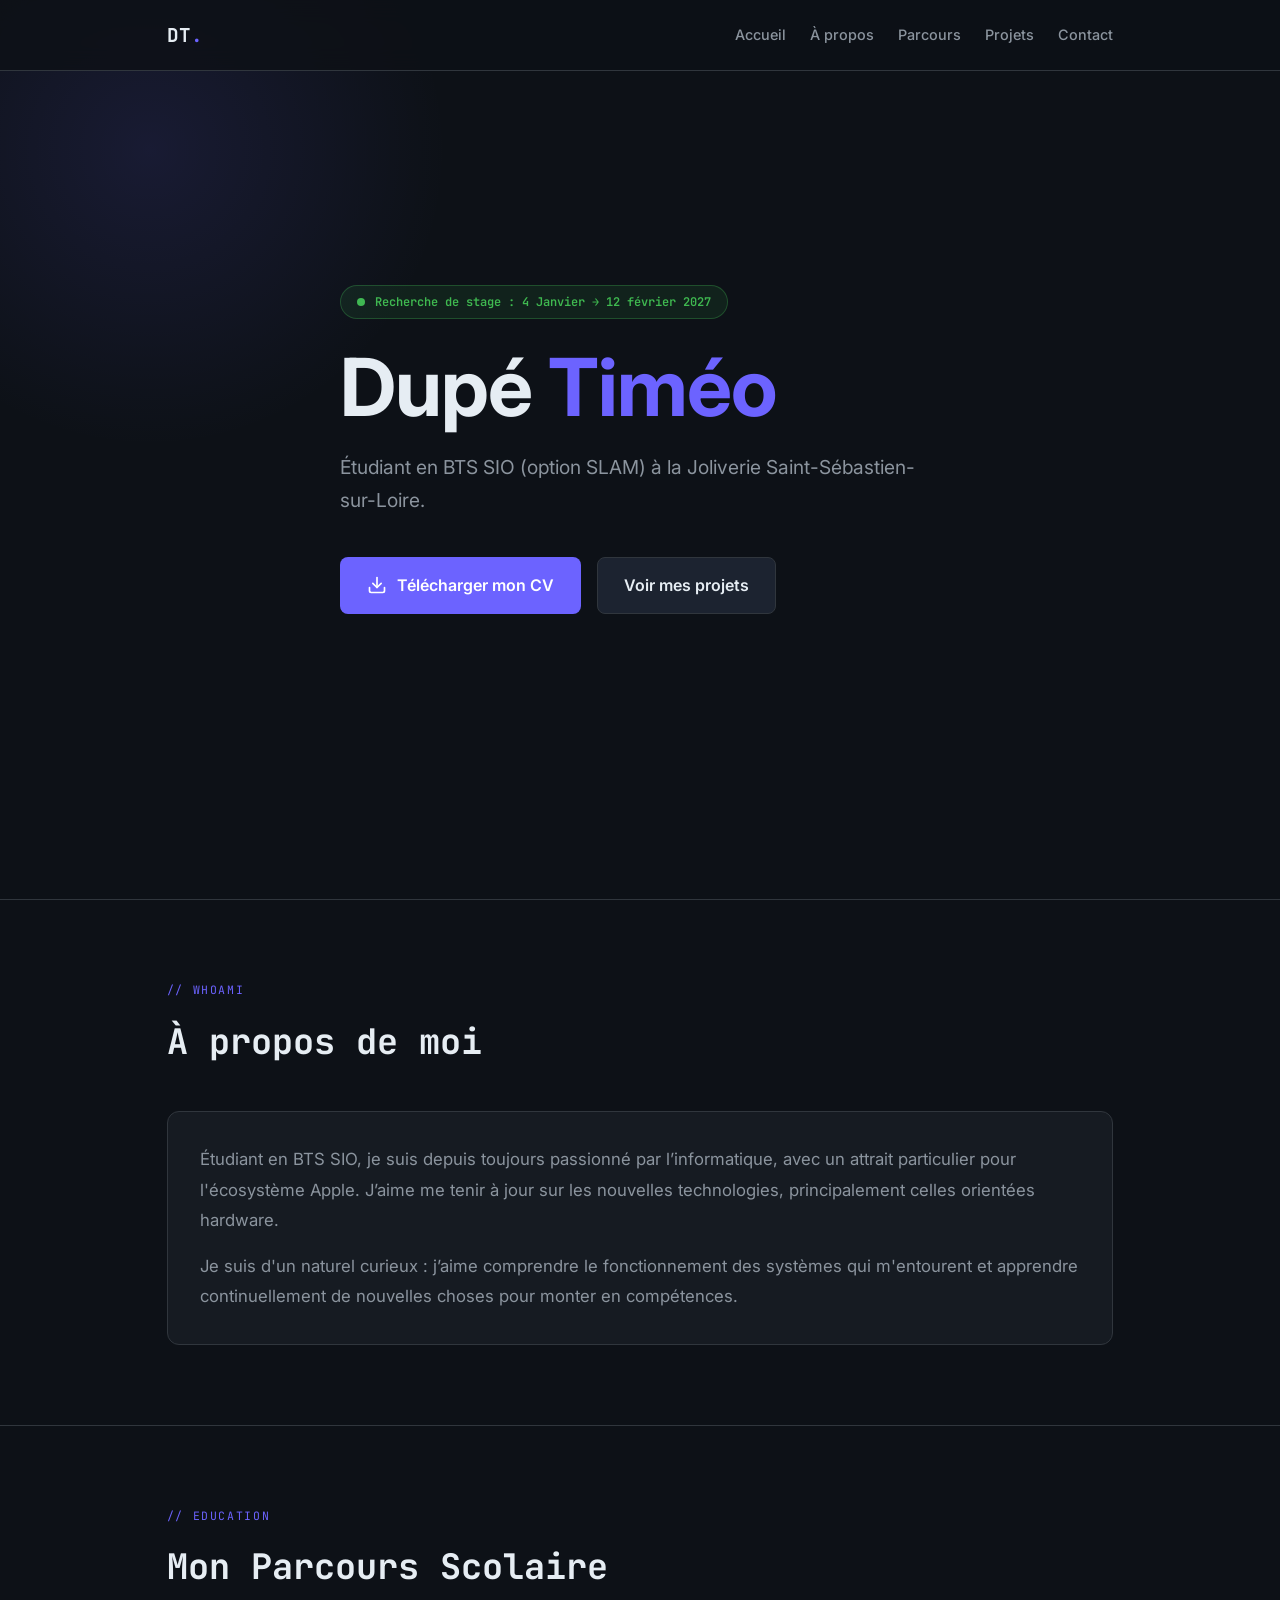
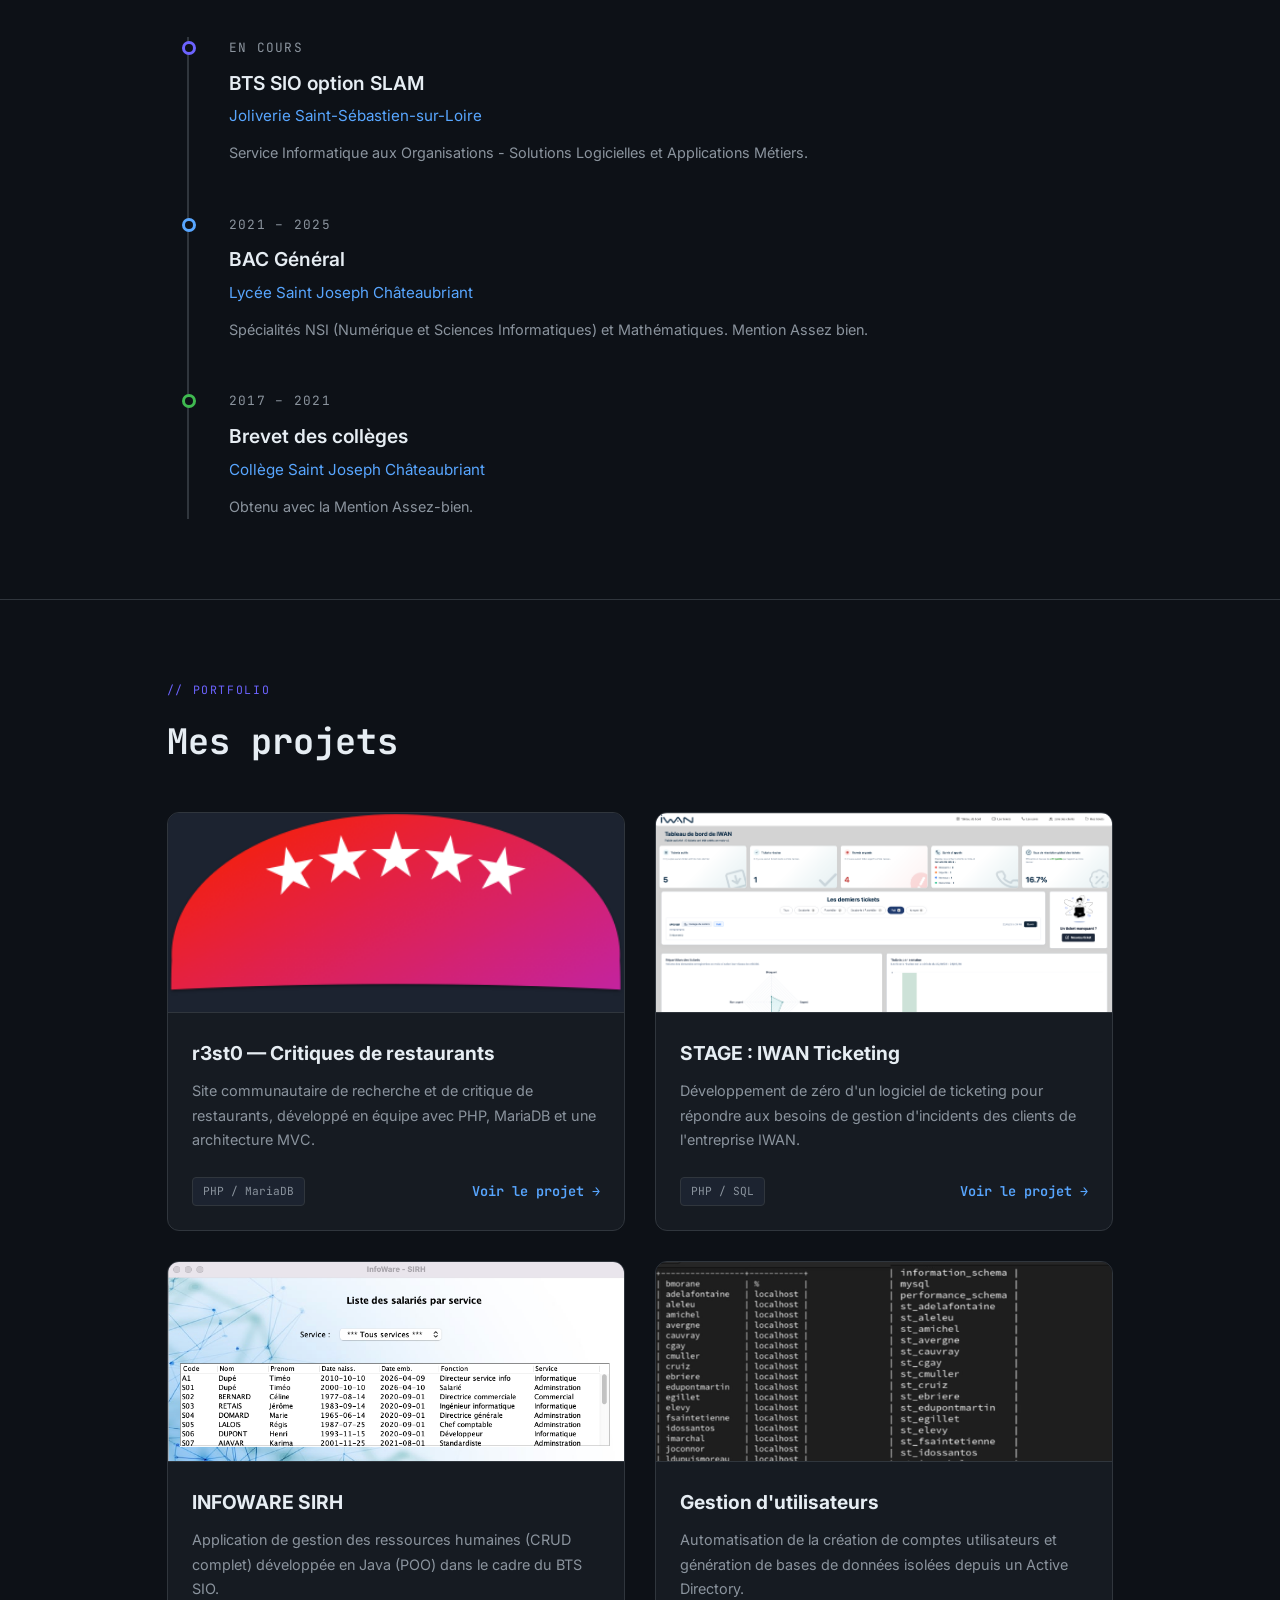
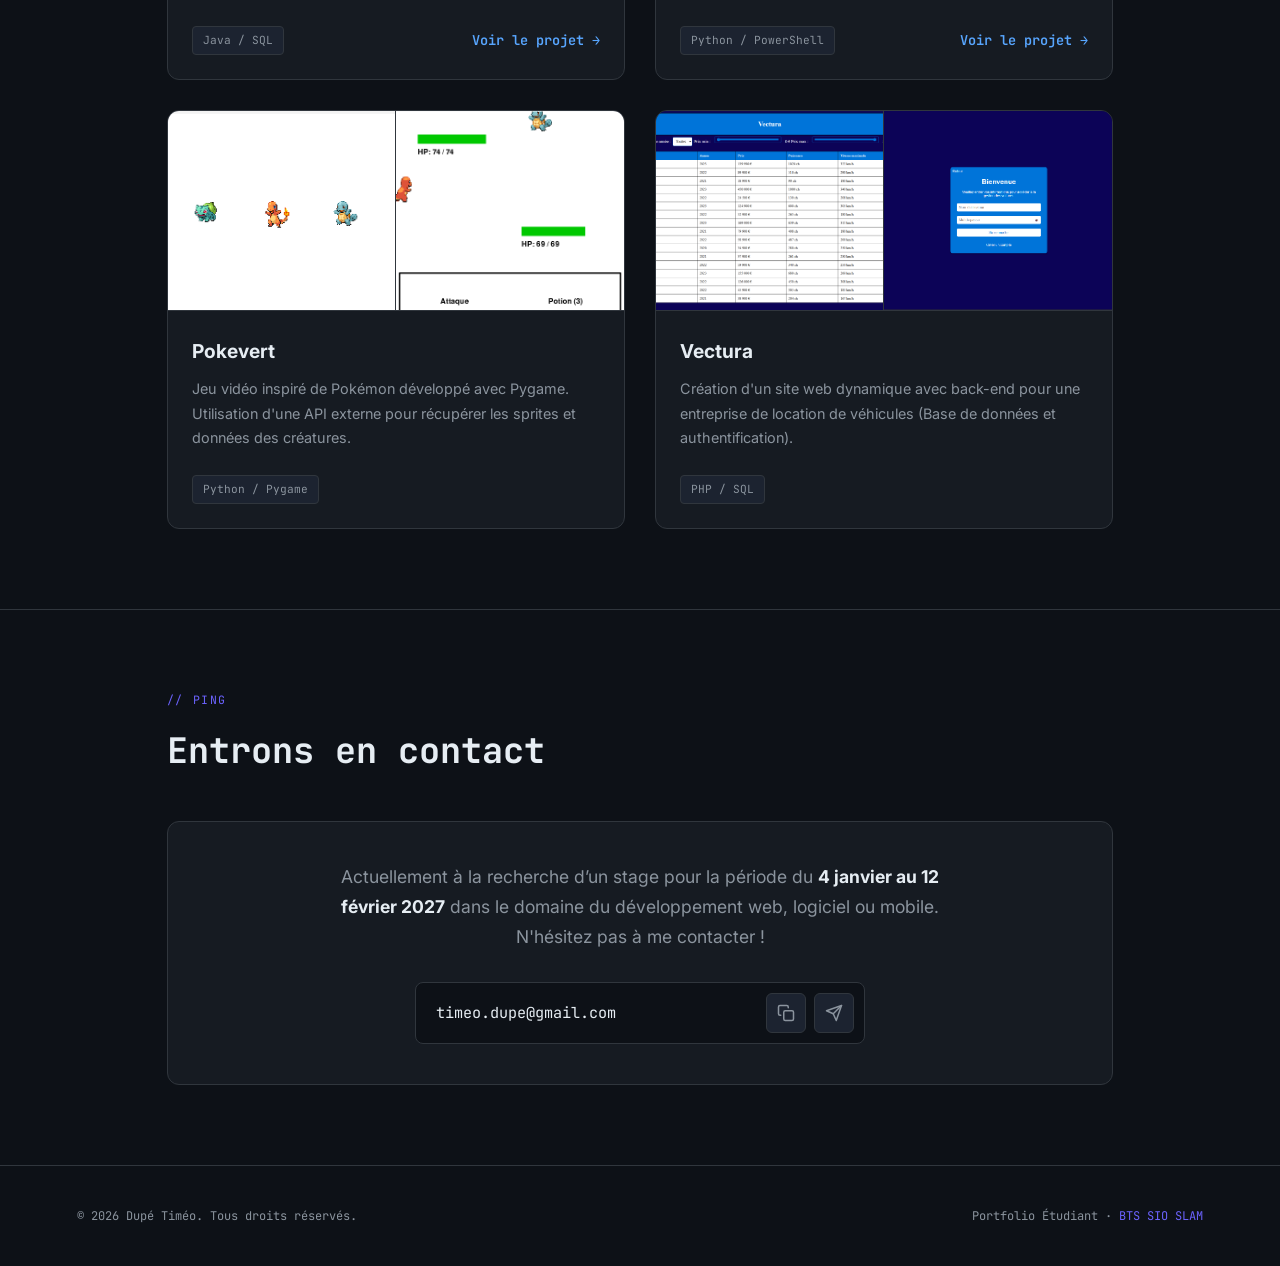
<file: index.html>
<!DOCTYPE html>
<html lang="fr">
<head>
  <meta charset="UTF-8" />
  <meta name="viewport" content="width=device-width, initial-scale=1.0" />
  <title>Portfolio - Dupé Timéo | BTS SIO</title>
  <link href="https://fonts.googleapis.com/css2?family=JetBrains+Mono:wght@400;600;700&family=Inter:wght@300;400;500;600&display=swap" rel="stylesheet" />
  <link rel="stylesheet" href="style.css" />
</head>
<body>

  <!-- ══ NAVIGATION ══ -->
  <nav class="navbar">
    <div class="nav-container">
      <div class="nav-logo">DT<span>.</span></div>
      <div class="nav-links">
        <a href="#accueil">Accueil</a>
        <a href="#a-propos">À propos</a>
        <a href="#parcours">Parcours</a>
        <a href="#projets">Projets</a>
        <a href="#contact">Contact</a>
      </div>
    </div>
  </nav>

  <!-- ══ HERO / ACCUEIL ══ -->
  <header class="hero" id="accueil">
    <div class="container hero-content">
      <div class="status-badge">
        <span class="pulse-dot"></span>
        Recherche de stage : 4 Janvier → 12 février 2027
      </div>
      
      <h1>Dupé <span>Timéo</span></h1>
      <p class="hero-sub">Étudiant en BTS SIO (option SLAM) à la Joliverie Saint-Sébastien-sur-Loire.</p>
      
      <div class="hero-actions">
        <a href="documents/CV_Dupe_Timeo.pdf" target="_blank" class="btn btn-primary">
          <svg xmlns="http://www.w3.org/2000/svg" width="20" height="20" viewBox="0 0 24 24" fill="none" stroke="currentColor" stroke-width="2" stroke-linecap="round" stroke-linejoin="round">
            <path d="M21 15v4a2 2 0 0 1-2 2H5a2 2 0 0 1-2-2v-4"></path>
            <polyline points="7 10 12 15 17 10"></polyline>
            <line x1="12" y1="15" x2="12" y2="3"></line>
          </svg>
          Télécharger mon CV
        </a>
        <a href="#projets" class="btn btn-secondary">Voir mes projets</a>
      </div>
    </div>
  </header>

  <!-- ══ À PROPOS ══ -->
  <section id="a-propos">
    <div class="container">
      <p class="section-label">// whoami</p>
      <h2 class="section-title">À propos de moi</h2>
      <div class="about-card">
        <p>Étudiant en BTS SIO, je suis depuis toujours passionné par l’informatique, avec un attrait particulier pour l'écosystème Apple. J’aime me tenir à jour sur les nouvelles technologies, principalement celles orientées hardware.</p>
        <p>Je suis d'un naturel curieux : j’aime comprendre le fonctionnement des systèmes qui m'entourent et apprendre continuellement de nouvelles choses pour monter en compétences.</p>
      </div>
    </div>
  </section>

  <!-- ══ PARCOURS SCOLAIRE ══ -->
  <section id="parcours">
    <div class="container">
      <p class="section-label">// education</p>
      <h2 class="section-title">Mon Parcours Scolaire</h2>
      
      <div class="timeline">
        <!-- Item 1 -->
        <div class="timeline-item">
          <div class="timeline-dot" style="border-color: var(--accent);"></div>
          <div class="timeline-date">en cours</div>
          <div class="timeline-content">
            <h3>BTS SIO option SLAM</h3>
            <h4>Joliverie Saint-Sébastien-sur-Loire</h4>
            <p>Service Informatique aux Organisations - Solutions Logicielles et Applications Métiers.</p>
          </div>
        </div>
        
        <!-- Item 2 -->
        <div class="timeline-item">
          <div class="timeline-dot" style="border-color: var(--accent2);"></div>
          <div class="timeline-date">2021 – 2025</div>
          <div class="timeline-content">
            <h3>BAC Général</h3>
            <h4>Lycée Saint Joseph Châteaubriant</h4>
            <p>Spécialités NSI (Numérique et Sciences Informatiques) et Mathématiques. Mention Assez bien.</p>
          </div>
        </div>
        
        <!-- Item 3 -->
        <div class="timeline-item">
          <div class="timeline-dot" style="border-color: var(--accent3);"></div>
          <div class="timeline-date">2017 – 2021</div>
          <div class="timeline-content">
            <h3>Brevet des collèges</h3>
            <h4>Collège Saint Joseph Châteaubriant</h4>
            <p>Obtenu avec la Mention Assez-bien.</p>
          </div>
        </div>
      </div>
    </div>
  </section>

  <!-- ══ PROJETS ══ -->
  <section id="projets">
    <div class="container">
      <p class="section-label">// portfolio</p>
      <h2 class="section-title">Mes projets</h2>
      
      <div class="projects-grid">
        
        <!-- Projet r3st0 -->
        <div class="project-card">
          <div class="card-image-wrapper">
            <img src="img/projets/r3st0/logo.png" alt="Logo r3st0" />
          </div>
          <div class="project-content">
            <h3>r3st0 — Critiques de restaurants</h3>
            <p>Site communautaire de recherche et de critique de restaurants, développé en équipe avec PHP, MariaDB et une architecture MVC.</p>
            <div class="project-footer">
              <span class="tech-tag">PHP / MariaDB</span>
              <a href="./projet/r3st0/r3st0.html" class="project-link">Voir le projet →</a>
            </div>
          </div>
        </div>

        <!-- Projet 1 -->
        <div class="project-card">
          <div class="card-image-wrapper">
            <img src="img/projets/STAGE-IWAN-TICKETS/Capture d’écran 2026-06-22 à 10.38.28.png" alt="IWAN Ticketing" />
          </div>
          <div class="project-content">
            <h3>STAGE : IWAN Ticketing</h3>
            <p>Développement de zéro d'un logiciel de ticketing pour répondre aux besoins de gestion d'incidents des clients de l'entreprise IWAN.</p>
            <div class="project-footer">
              <span class="tech-tag">PHP / SQL </span>
              <a href="./projet/Stage-IWAN-TICKETS/iwan-ticket.html" class="project-link">Voir le projet →</a>
            </div>
          </div>
        </div>

        <!-- Projet 2 -->
        <div class="project-card">
          <div class="card-image-wrapper">
            <img src="img/projets/INFOWARE/main_infoware.png" alt="INFOWARE SIRH" />
          </div>
          <div class="project-content">
            <h3>INFOWARE SIRH</h3>
            <p>Application de gestion des ressources humaines (CRUD complet) développée en Java (POO) dans le cadre du BTS SIO.</p>
            <div class="project-footer">
              <span class="tech-tag">Java / SQL</span>
              <a href="./projet/INFOWARE/projet_infoware_SIRH.html" class="project-link">Voir le projet →</a>
            </div>
          </div>
        </div>

        <!-- Projet 3 -->
        <div class="project-card">
          <div class="card-image-wrapper">
            <img src="img/projets/Gestion d'utilisateurs python/user-bdd.png" alt="Gestion utilisateurs" />
          </div>
          <div class="project-content">
            <h3>Gestion d'utilisateurs</h3>
            <p>Automatisation de la création de comptes utilisateurs et génération de bases de données isolées depuis un Active Directory.</p>
            <div class="project-footer">
              <span class="tech-tag">Python / PowerShell</span>
              <a href="./projet/gestion-user/index-user.html" class="project-link">Voir le projet →</a>
            </div>
          </div>
        </div>

        <!-- Projet 4 -->
        <div class="project-card">
          <div class="card-image-wrapper multi-img">
            <img src="img/projets/img_pokevert/choix_pokemon.png" alt="Pokevert Choix" />
            <img src="img/projets/img_pokevert/combat.png" alt="Pokevert Combat" />
          </div>
          <div class="project-content">
            <h3>Pokevert</h3>
            <p>Jeu vidéo inspiré de Pokémon développé avec Pygame. Utilisation d'une API externe pour récupérer les sprites et données des créatures.</p>
            <div class="project-footer">
              <span class="tech-tag">Python / Pygame</span>
            </div>
          </div>
        </div>

        <!-- Projet 5 -->
        <div class="project-card">
          <div class="card-image-wrapper multi-img">
            <img src="img/projets/img_vectura/Accueil.png" alt="Vectura Accueil" />
            <img src="img/projets/img_vectura/login.png" alt="Vectura Login" />
          </div>
          <div class="project-content">
            <h3>Vectura</h3>
            <p>Création d'un site web dynamique avec back-end pour une entreprise de location de véhicules (Base de données et authentification).</p>
            <div class="project-footer">
              <span class="tech-tag">PHP / SQL</span>
            </div>
          </div>
        </div>

      </div>
    </div>
  </section>

  <!-- ══ CONTACT ══ -->
  <section id="contact" style="border-bottom: none;">
    <div class="container">
      <p class="section-label">// ping</p>
      <h2 class="section-title">Entrons en contact</h2>
      
      <div class="contact-wrapper">
        <p class="contact-desc">
          Actuellement à la recherche d’un stage pour la période du <strong>4 janvier au 12 février 2027</strong> dans le domaine du développement web, logiciel ou mobile. N'hésitez pas à me contacter !
        </p>

        <div class="email-box">
          <span class="email-text">timeo.dupe@gmail.com</span>
          
          <div class="email-actions">
            <button class="icon-btn copy-btn" title="Copier l'adresse">
              <svg xmlns="http://www.w3.org/2000/svg" viewBox="0 0 24 24" fill="none" stroke="currentColor" stroke-width="2" stroke-linecap="round" stroke-linejoin="round">
                <rect x="9" y="9" width="13" height="13" rx="2" ry="2"></rect>
                <path d="M5 15H4a2 2 0 0 1-2-2V4a2 2 0 0 1 2-2h9a2 2 0 0 1 2 2v1"></path>
              </svg>
            </button>
            <a href="mailto:timeo.dupe@gmail.com" class="icon-btn" title="Envoyer un e-mail">
              <svg xmlns="http://www.w3.org/2000/svg" viewBox="0 0 24 24" fill="none" stroke="currentColor" stroke-width="2" stroke-linecap="round" stroke-linejoin="round">
                <line x1="22" y1="2" x2="11" y2="13"></line>
                <polygon points="22 2 15 22 11 13 2 9 22 2"></polygon>
              </svg>
            </a>
          </div>
        </div>
      </div>
    </div>
  </section>

  <!-- ══ FOOTER ══ -->
  <footer>
    <p>&copy; 2026 Dupé Timéo. Tous droits réservés.</p>
    <p>Portfolio Étudiant · <span>BTS SIO SLAM</span></p>
  </footer>

  <!-- ══ SCRIPTS ══ -->
  <script>
    document.querySelector('.copy-btn').addEventListener('click', function() {
      const emailText = document.querySelector('.email-text').textContent;
      navigator.clipboard.writeText(emailText).then(function() {
        // Petit feedback visuel rapide sur le bouton
        const btn = document.querySelector('.copy-btn');
        const originalHtml = btn.innerHTML;
        btn.innerHTML = '<svg xmlns="http://www.w3.org/2000/svg" viewBox="0 0 24 24" fill="none" stroke="#3FB950" stroke-width="2" stroke-linecap="round" stroke-linejoin="round"><polyline points="20 6 9 17 4 12"></polyline></svg>';
        setTimeout(() => { btn.innerHTML = originalHtml; }, 2000);
      });
    });
  </script>

</body>
</html>
</file>
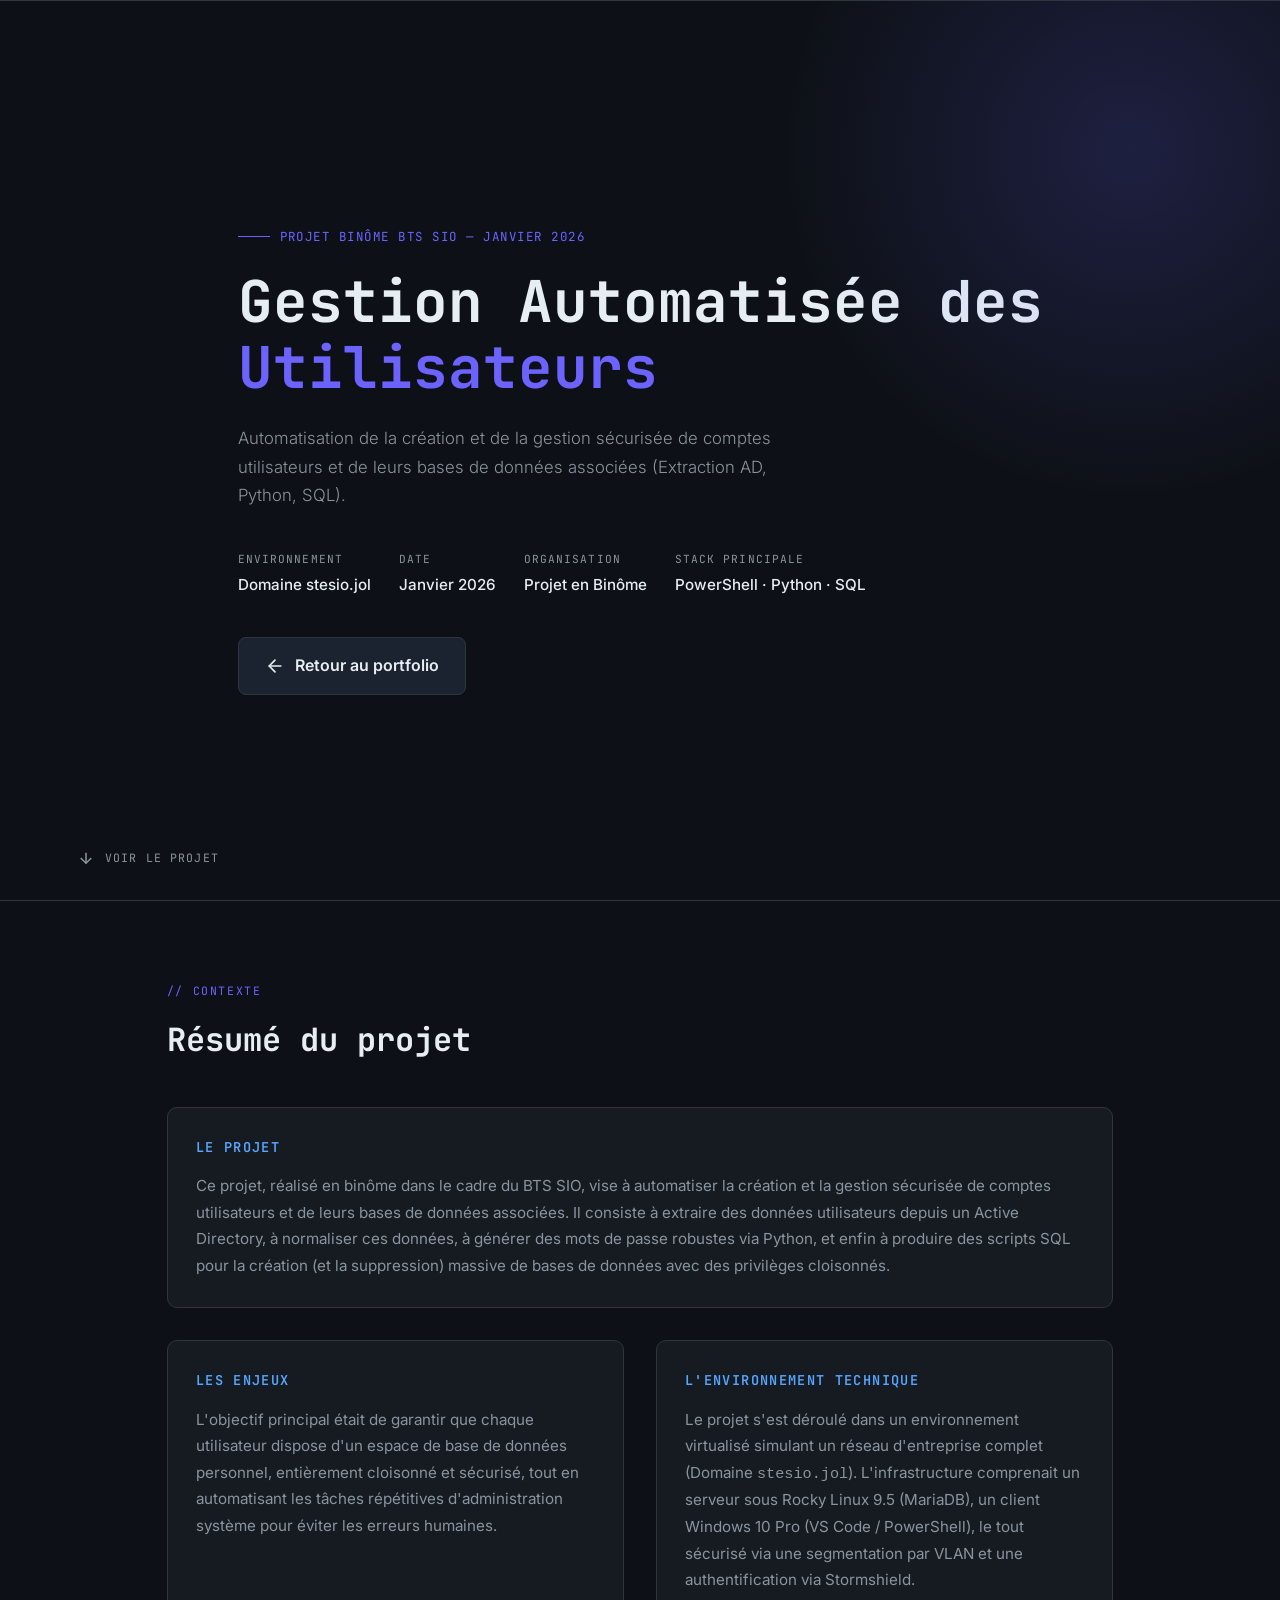
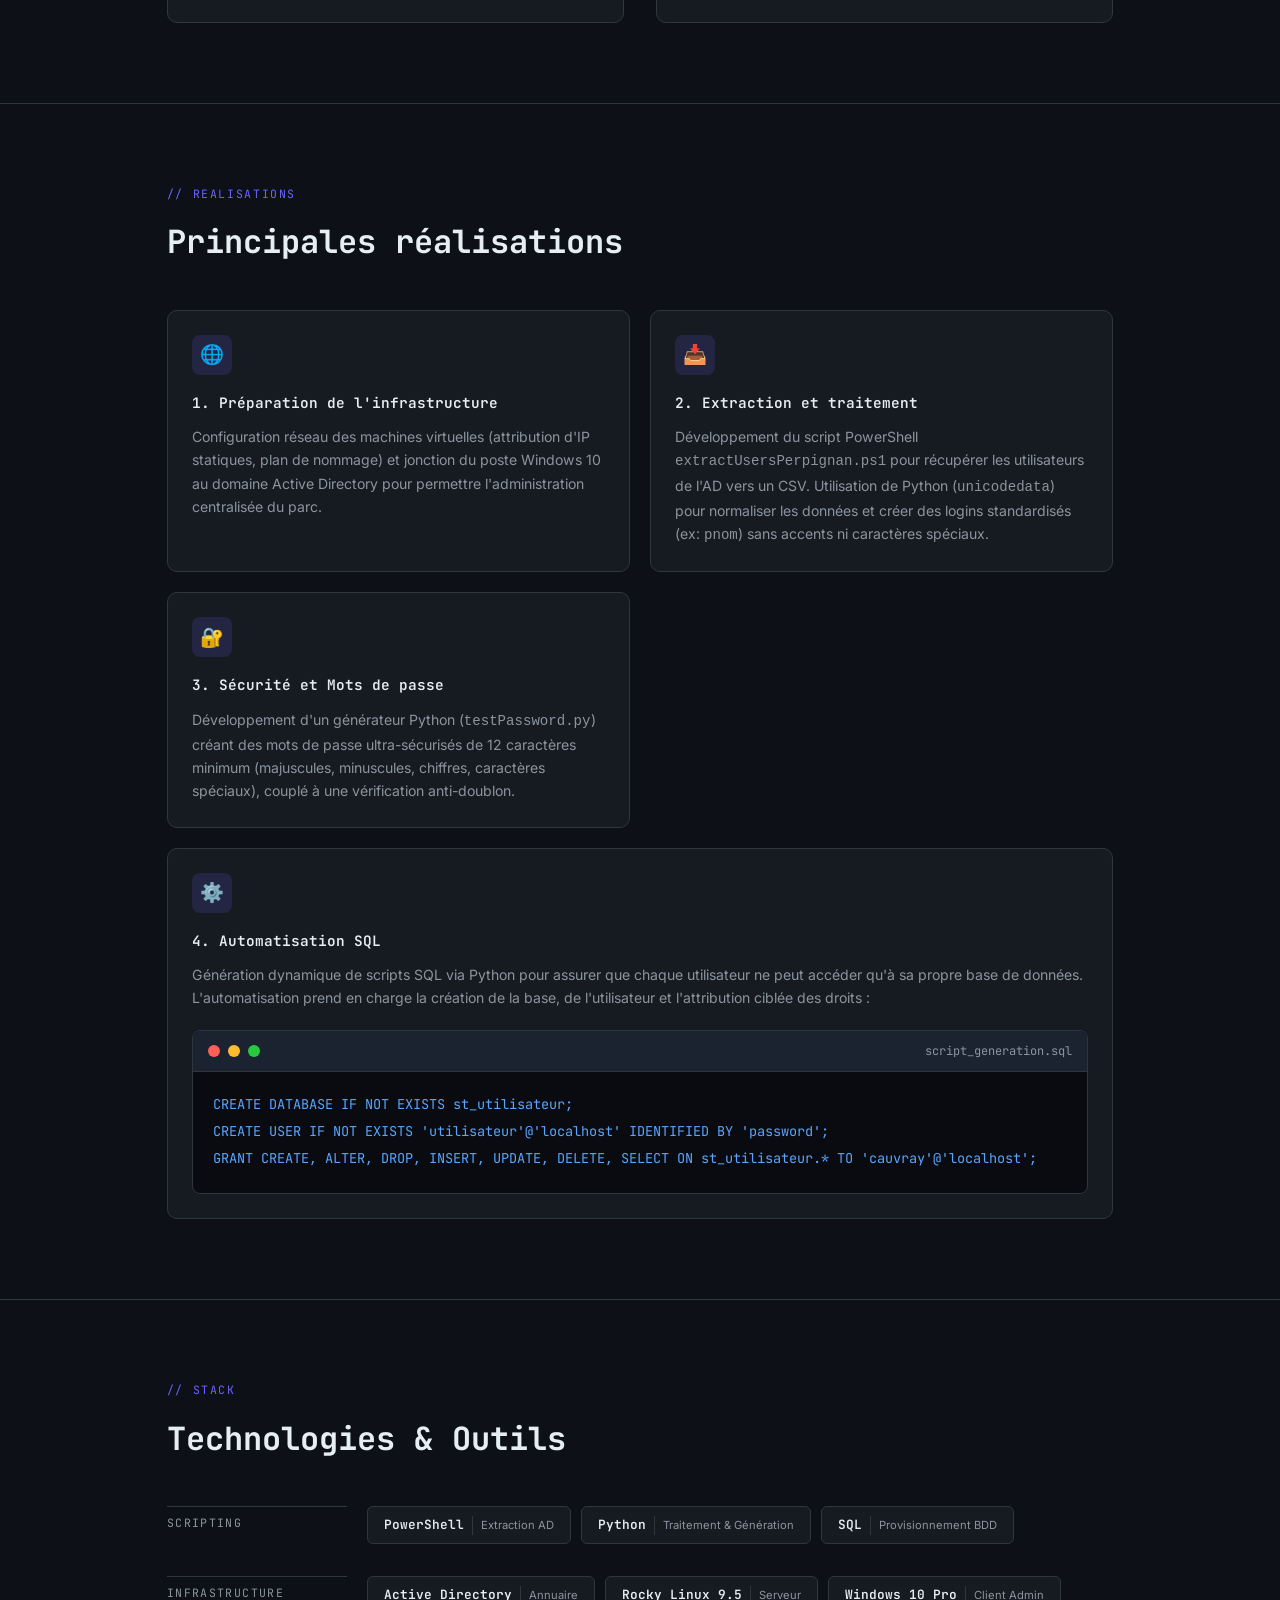
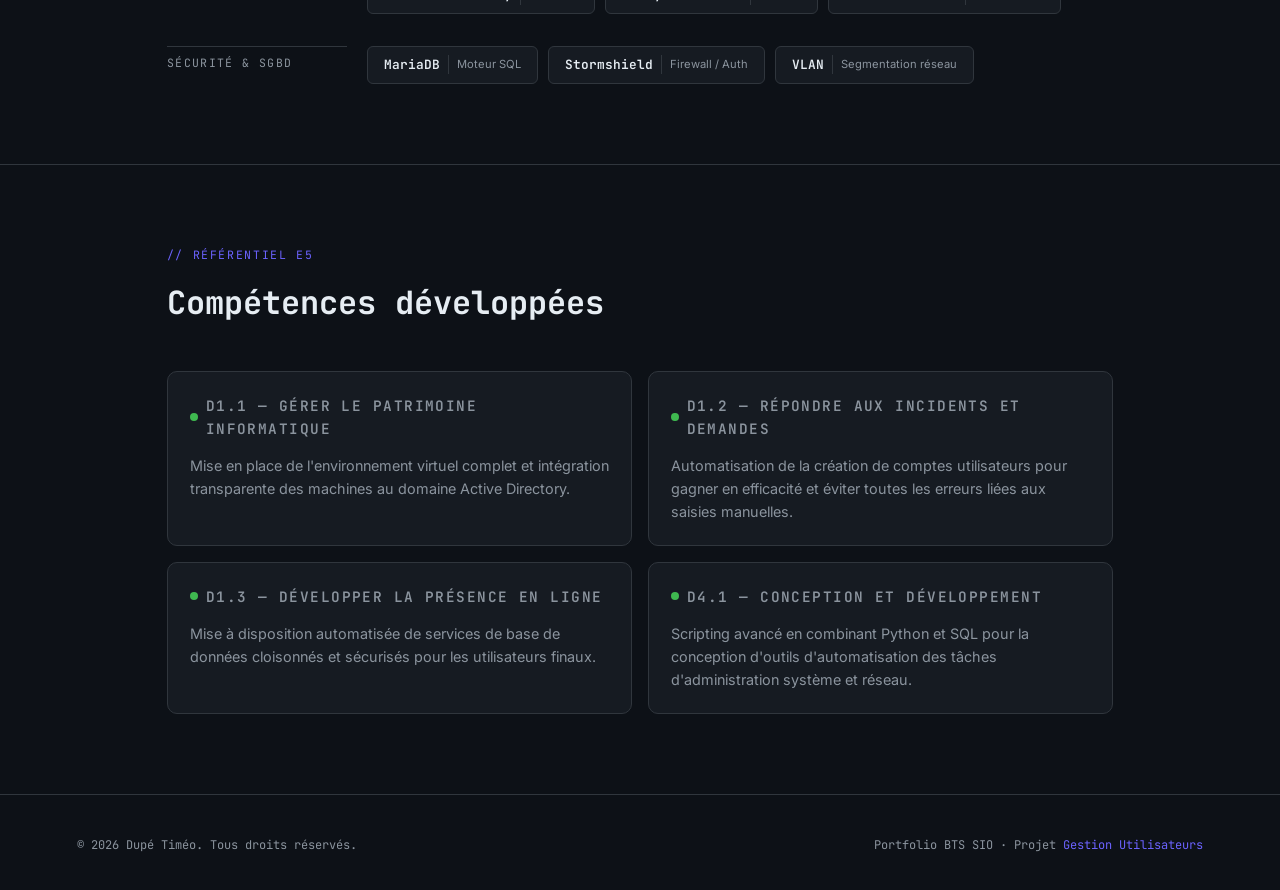
<file: projet/gestion-user/index-user.html>
<!DOCTYPE html>
<html lang="fr">
<head>
  <meta charset="UTF-8" />
  <meta name="viewport" content="width=device-width, initial-scale=1.0" />
  <title>Projet Gestion Utilisateurs — Portfolio BTS SIO</title>
  <link href="https://fonts.googleapis.com/css2?family=JetBrains+Mono:wght@400;600;700&family=Inter:wght@300;400;500;600&display=swap" rel="stylesheet" />
  <link rel="stylesheet" href="style-projet-user.css" />
</head>
<body>

<section class="hero">
  <div class="container">
    <p class="hero-eyebrow">Projet Binôme BTS SIO — Janvier 2026</p>
    <h1>Gestion Automatisée des<br><span>Utilisateurs</span></h1>
    <p class="hero-sub">Automatisation de la création et de la gestion sécurisée de comptes utilisateurs et de leurs bases de données associées (Extraction AD, Python, SQL).</p>
    <div class="hero-meta">
      <div class="meta-item">
        <span class="meta-label">Environnement</span>
        <span class="meta-value">Domaine stesio.jol</span>
      </div>
      <div class="meta-item">
        <span class="meta-label">Date</span>
        <span class="meta-value">Janvier 2026</span>
      </div>
      <div class="meta-item">
        <span class="meta-label">Organisation</span>
        <span class="meta-value">Projet en Binôme</span>
      </div>
      <div class="meta-item">
        <span class="meta-label">Stack principale</span>
        <span class="meta-value">PowerShell · Python · SQL</span>
      </div>
    </div>

    <div class="hero-actions">
      <a href="../../index.html" class="btn btn-secondary">
        <svg xmlns="http://www.w3.org/2000/svg" width="20" height="20" viewBox="0 0 24 24" fill="none" stroke="currentColor" stroke-width="2" stroke-linecap="round" stroke-linejoin="round">
          <line x1="19" y1="12" x2="5" y2="12"></line>
          <polyline points="12 19 5 12 12 5"></polyline>
        </svg>
        Retour au portfolio
      </a>
    </div>

  </div>
  <div class="hero-scroll">
    <svg viewBox="0 0 24 24" stroke-width="2"><line x1="12" y1="5" x2="12" y2="19"/><polyline points="19 12 12 19 5 12"/></svg>
    Voir le projet
  </div>
</section>

<section>
  <div class="container">
    <p class="section-label">// contexte</p>
    <h2 class="section-title">Résumé du projet</h2>
    <div class="resume-grid">
      <div class="resume-card full">
        <h3>Le projet</h3>
        <p>Ce projet, réalisé en binôme dans le cadre du BTS SIO, vise à automatiser la création et la gestion sécurisée de comptes utilisateurs et de leurs bases de données associées. Il consiste à extraire des données utilisateurs depuis un Active Directory, à normaliser ces données, à générer des mots de passe robustes via Python, et enfin à produire des scripts SQL pour la création (et la suppression) massive de bases de données avec des privilèges cloisonnés.</p>
      </div>
      <div class="resume-card">
        <h3>Les enjeux</h3>
        <p>L'objectif principal était de garantir que chaque utilisateur dispose d'un espace de base de données personnel, entièrement cloisonné et sécurisé, tout en automatisant les tâches répétitives d'administration système pour éviter les erreurs humaines.</p>
      </div>
      <div class="resume-card">
        <h3>L'environnement technique</h3>
        <p>Le projet s'est déroulé dans un environnement virtualisé simulant un réseau d'entreprise complet (Domaine <code>stesio.jol</code>). L'infrastructure comprenait un serveur sous Rocky Linux 9.5 (MariaDB), un client Windows 10 Pro (VS Code / PowerShell), le tout sécurisé via une segmentation par VLAN et une authentification via Stormshield.</p>
      </div>
    </div>
  </div>
</section>

<section>
  <div class="container">
    <p class="section-label">// realisations</p>
    <h2 class="section-title">Principales réalisations</h2>
    <div class="features-grid">

      <div class="feature-card">
        <div class="feature-icon">🌐</div>
        <h3>1. Préparation de l'infrastructure</h3>
        <p>Configuration réseau des machines virtuelles (attribution d'IP statiques, plan de nommage) et jonction du poste Windows 10 au domaine Active Directory pour permettre l'administration centralisée du parc.</p>
      </div>

      <div class="feature-card">
        <div class="feature-icon">📥</div>
        <h3>2. Extraction et traitement</h3>
        <p>Développement du script PowerShell <code>extractUsersPerpignan.ps1</code> pour récupérer les utilisateurs de l'AD vers un CSV. Utilisation de Python (<code>unicodedata</code>) pour normaliser les données et créer des logins standardisés (ex: <code>pnom</code>) sans accents ni caractères spéciaux.</p>
      </div>

      <div class="feature-card">
        <div class="feature-icon">🔐</div>
        <h3>3. Sécurité et Mots de passe</h3>
        <p>Développement d'un générateur Python (<code>testPassword.py</code>) créant des mots de passe ultra-sécurisés de 12 caractères minimum (majuscules, minuscules, chiffres, caractères spéciaux), couplé à une vérification anti-doublon.</p>
      </div>

      <div class="feature-card" style="grid-column: 1 / -1;">
        <div class="feature-icon">⚙️</div>
        <h3>4. Automatisation SQL</h3>
        <p>Génération dynamique de scripts SQL via Python pour assurer que chaque utilisateur ne peut accéder qu'à sa propre base de données. L'automatisation prend en charge la création de la base, de l'utilisateur et l'attribution ciblée des droits :</p>
        
        <div class="code-window">
          <div class="code-header">
            <span class="dot red"></span><span class="dot yellow"></span><span class="dot green"></span>
            <span class="code-title">script_generation.sql</span>
          </div>
          <pre><code>CREATE DATABASE IF NOT EXISTS st_utilisateur;
CREATE USER IF NOT EXISTS 'utilisateur'@'localhost' IDENTIFIED BY 'password';
GRANT CREATE, ALTER, DROP, INSERT, UPDATE, DELETE, SELECT ON st_utilisateur.* TO 'cauvray'@'localhost';</code></pre>
        </div>
      </div>

    </div>
  </div>
</section>

<section>
  <div class="container">
    <p class="section-label">// stack</p>
    <h2 class="section-title">Technologies & Outils</h2>
    <div class="tech-groups">

      <div class="tech-group">
        <span class="tech-group-label">Scripting</span>
        <div class="tech-chips">
          <span class="tech-chip">PowerShell <span class="tc-role">Extraction AD</span></span>
          <span class="tech-chip">Python <span class="tc-role">Traitement & Génération</span></span>
          <span class="tech-chip">SQL <span class="tc-role">Provisionnement BDD</span></span>
        </div>
      </div>

      <div class="tech-group">
        <span class="tech-group-label">Infrastructure</span>
        <div class="tech-chips">
          <span class="tech-chip">Active Directory <span class="tc-role">Annuaire</span></span>
          <span class="tech-chip">Rocky Linux 9.5 <span class="tc-role">Serveur</span></span>
          <span class="tech-chip">Windows 10 Pro <span class="tc-role">Client Admin</span></span>
        </div>
      </div>

      <div class="tech-group">
        <span class="tech-group-label">Sécurité & SGBD</span>
        <div class="tech-chips">
          <span class="tech-chip">MariaDB <span class="tc-role">Moteur SQL</span></span>
          <span class="tech-chip">Stormshield <span class="tc-role">Firewall / Auth</span></span>
          <span class="tech-chip">VLAN <span class="tc-role">Segmentation réseau</span></span>
        </div>
      </div>

    </div>
  </div>
</section>

<section>
  <div class="container">
    <p class="section-label">// référentiel E5</p>
    <h2 class="section-title">Compétences développées</h2>
    <div class="comp-grid">

      <div class="comp-block">
        <p class="comp-block-title">D1.1 — Gérer le patrimoine informatique</p>
        <p>Mise en place de l'environnement virtuel complet et intégration transparente des machines au domaine Active Directory.</p>
      </div>

      <div class="comp-block">
        <p class="comp-block-title">D1.2 — Répondre aux incidents et demandes</p>
        <p>Automatisation de la création de comptes utilisateurs pour gagner en efficacité et éviter toutes les erreurs liées aux saisies manuelles.</p>
      </div>

      <div class="comp-block">
        <p class="comp-block-title">D1.3 — Développer la présence en ligne</p>
        <p>Mise à disposition automatisée de services de base de données cloisonnés et sécurisés pour les utilisateurs finaux.</p>
      </div>

      <div class="comp-block">
        <p class="comp-block-title">D4.1 — Conception et développement</p>
        <p>Scripting avancé en combinant Python et SQL pour la conception d'outils d'automatisation des tâches d'administration système et réseau.</p>
      </div>

    </div>
  </div>
</section>

<footer>
  <p>&copy; 2026 Dupé Timéo. Tous droits réservés.</p>
  <p>Portfolio BTS SIO · Projet <span>Gestion Utilisateurs</span></p>
</footer>

</body>
</html>
</file>
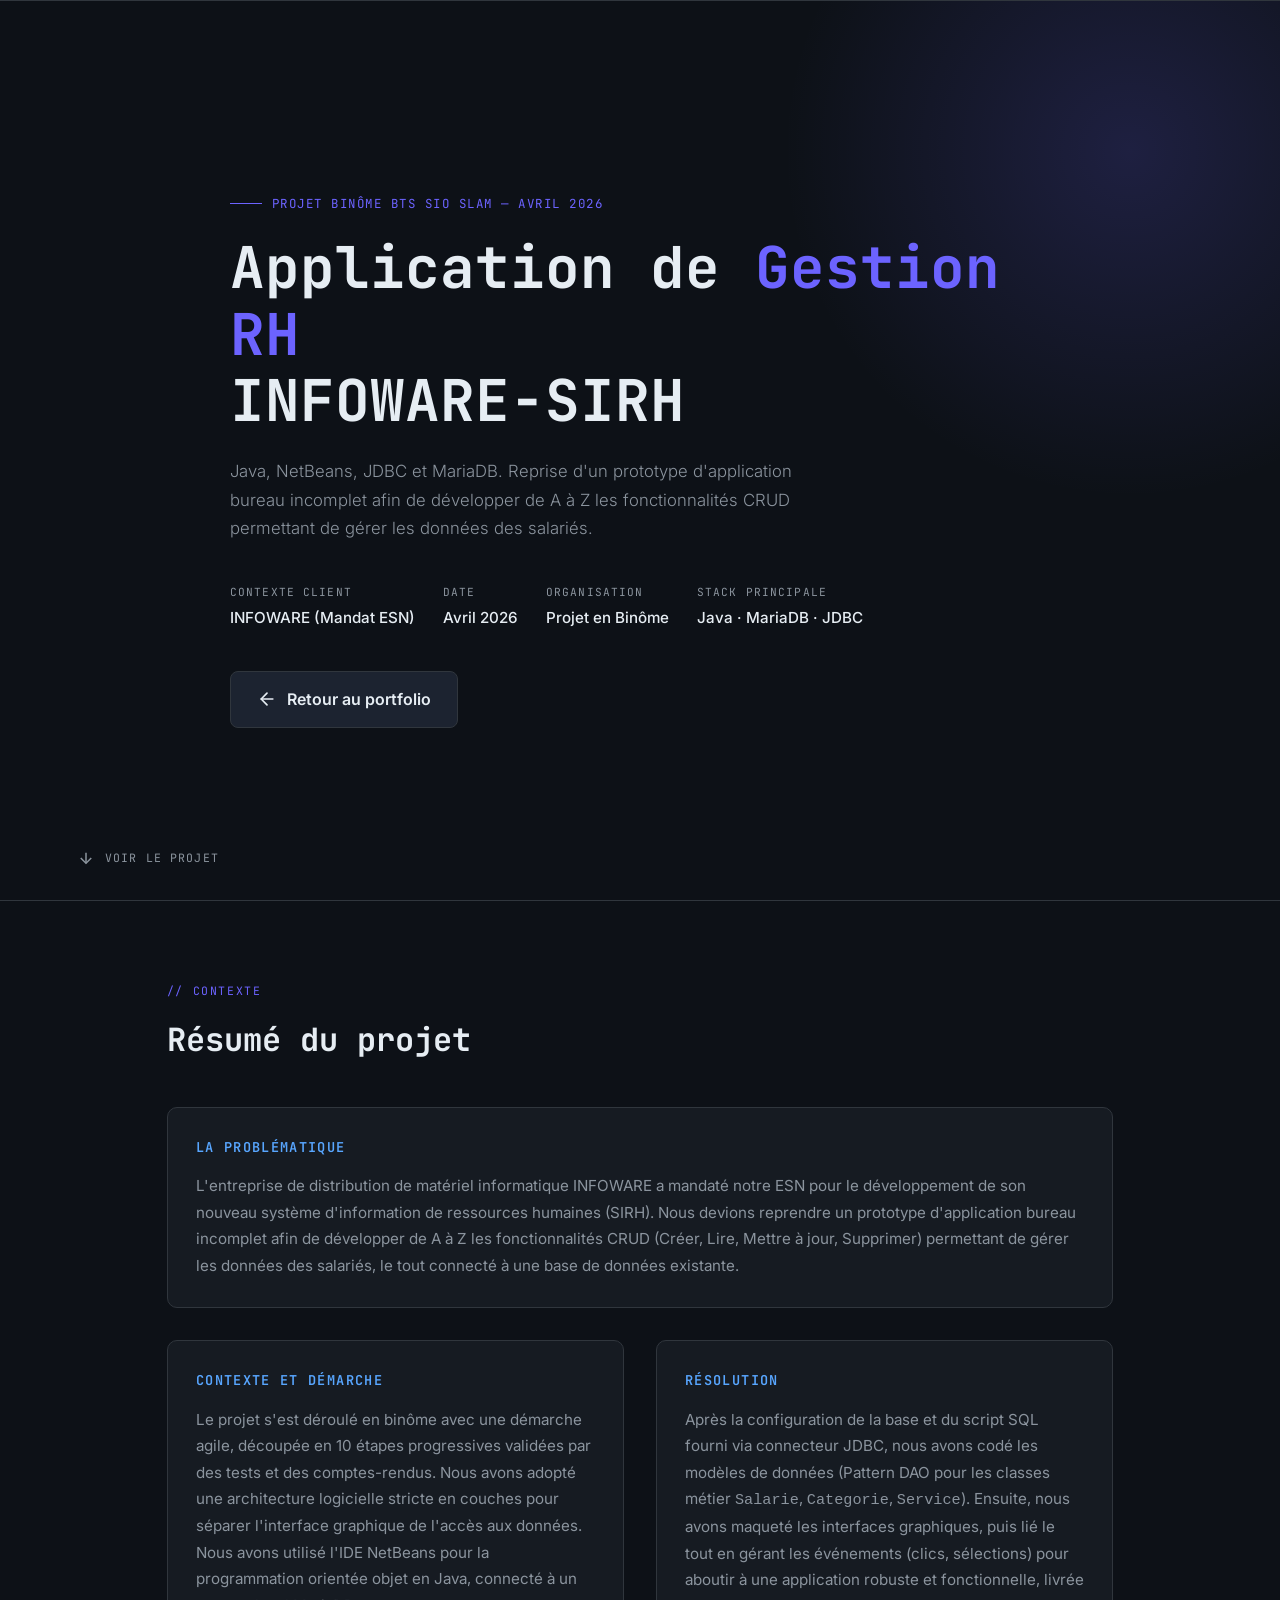
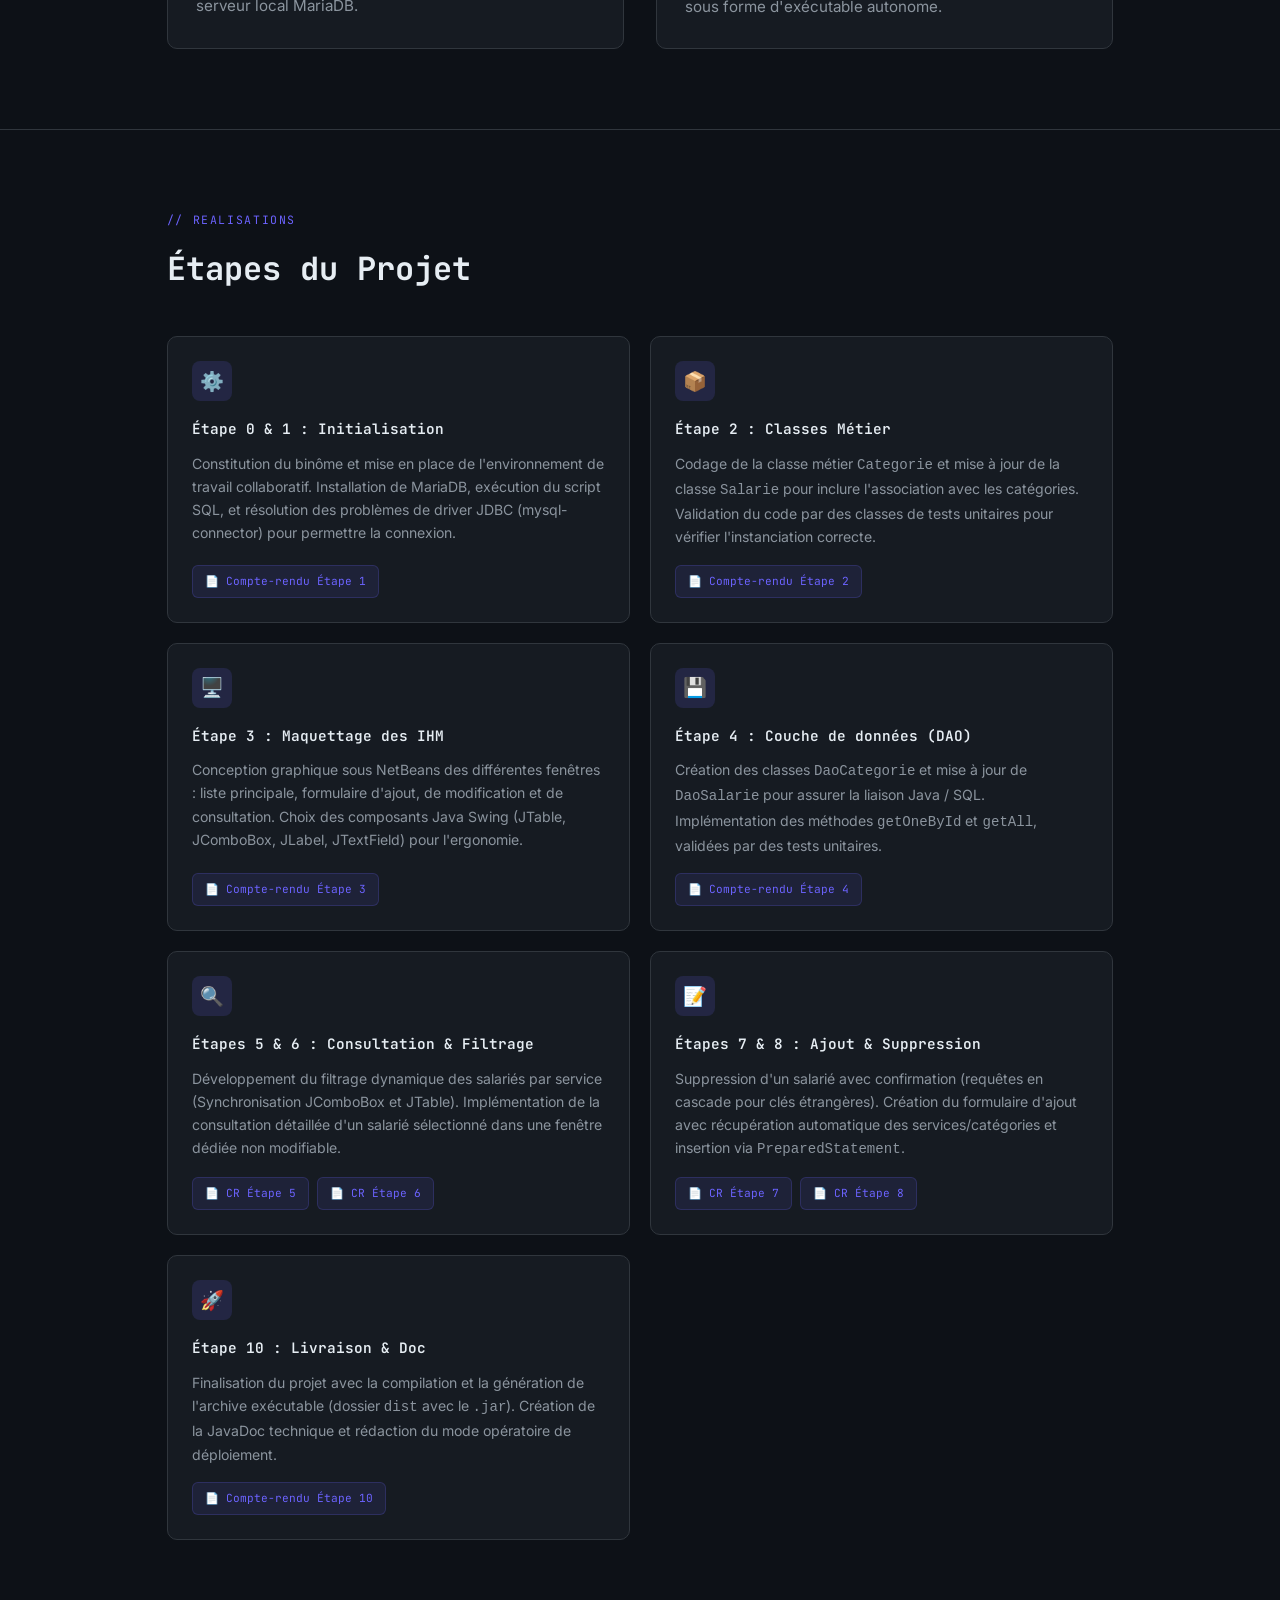
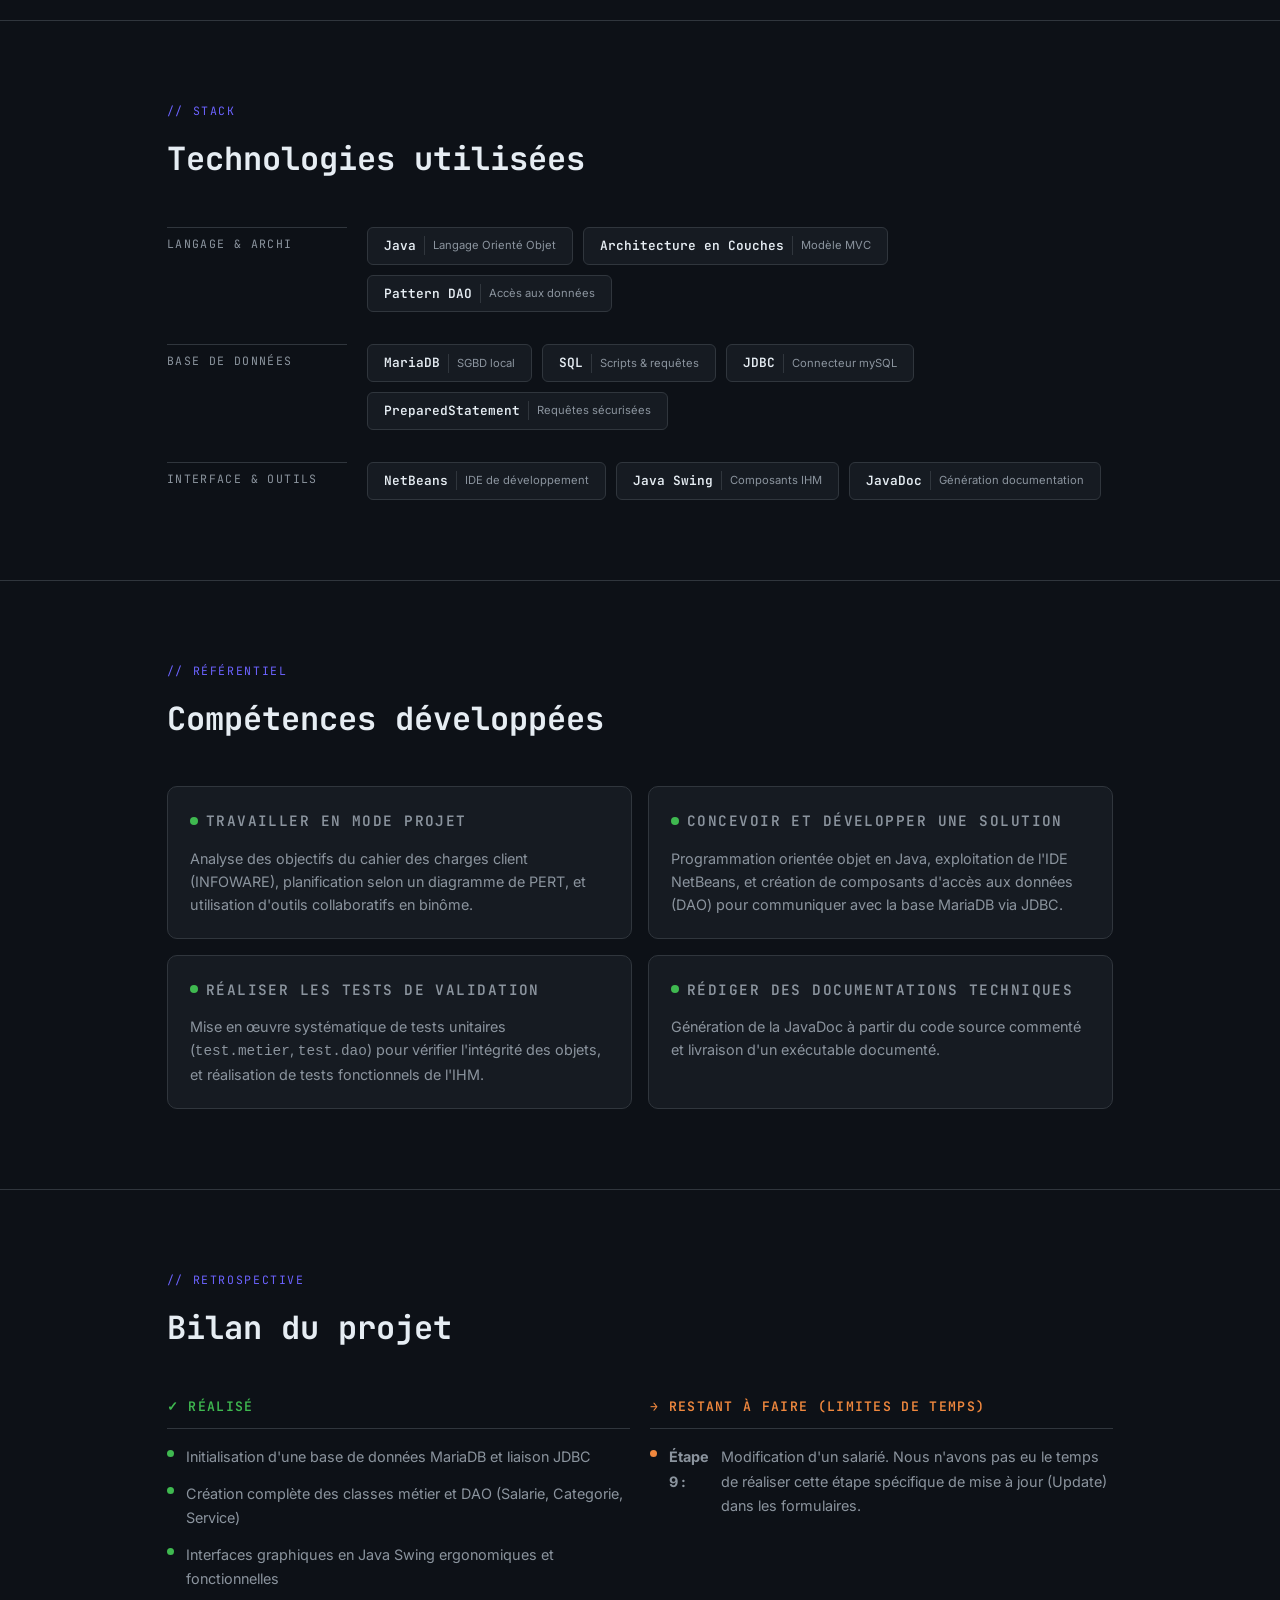
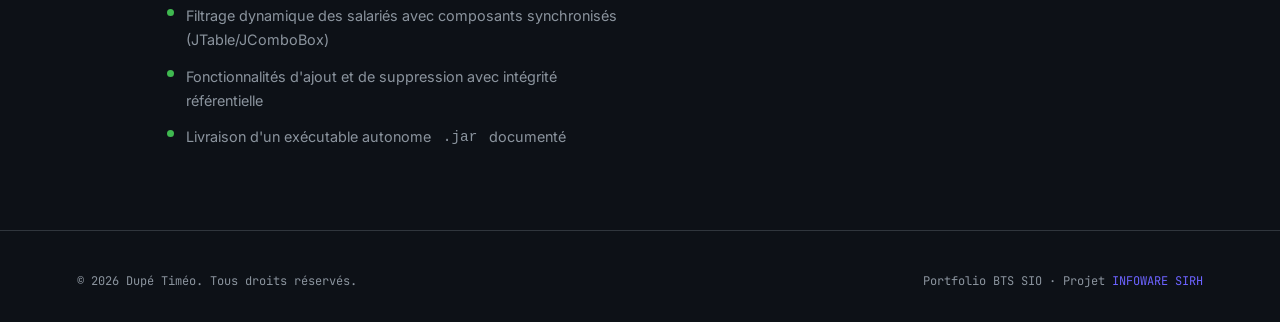
<file: projet/INFOWARE/projet_infoware_SIRH.html>
<!DOCTYPE html>
<html lang="fr">
<head>
  <meta charset="UTF-8" />
  <meta name="viewport" content="width=device-width, initial-scale=1.0" />
  <title>Projet INFOWARE SIRH — Portfolio BTS SIO</title>
  <link href="https://fonts.googleapis.com/css2?family=JetBrains+Mono:wght@400;600;700&family=Inter:wght@300;400;500;600&display=swap" rel="stylesheet" />
  <link rel="stylesheet" href="infoware.css" />
</head>
<body>

<section class="hero">
  <div class="container">
    <p class="hero-eyebrow">Projet Binôme BTS SIO SLAM — Avril 2026</p>
    <h1>Application de <span>Gestion RH</span><br>INFOWARE-SIRH</h1>
    <p class="hero-sub">Java, NetBeans, JDBC et MariaDB. Reprise d'un prototype d'application bureau incomplet afin de développer de A à Z les fonctionnalités CRUD permettant de gérer les données des salariés.</p>
    <div class="hero-meta">
      <div class="meta-item">
        <span class="meta-label">Contexte Client</span>
        <span class="meta-value">INFOWARE (Mandat ESN)</span>
      </div>
      <div class="meta-item">
        <span class="meta-label">Date</span>
        <span class="meta-value">Avril 2026</span>
      </div>
      <div class="meta-item">
        <span class="meta-label">Organisation</span>
        <span class="meta-value">Projet en Binôme</span>
      </div>
      <div class="meta-item">
        <span class="meta-label">Stack principale</span>
        <span class="meta-value">Java · MariaDB · JDBC</span>
      </div>
    </div>

    <div class="hero-actions">
      <a href="../../index.html" class="btn btn-secondary">
        <svg xmlns="http://www.w3.org/2000/svg" width="20" height="20" viewBox="0 0 24 24" fill="none" stroke="currentColor" stroke-width="2" stroke-linecap="round" stroke-linejoin="round">
          <line x1="19" y1="12" x2="5" y2="12"></line>
          <polyline points="12 19 5 12 12 5"></polyline>
        </svg>
        Retour au portfolio
      </a>
    </div>

  </div>
  <div class="hero-scroll">
    <svg viewBox="0 0 24 24" stroke-width="2"><line x1="12" y1="5" x2="12" y2="19"/><polyline points="19 12 12 19 5 12"/></svg>
    Voir le projet
  </div>
</section>

<section>
  <div class="container">
    <p class="section-label">// contexte</p>
    <h2 class="section-title">Résumé du projet</h2>
    <div class="resume-grid">
      <div class="resume-card full">
        <h3>La problématique</h3>
        <p>L'entreprise de distribution de matériel informatique INFOWARE a mandaté notre ESN pour le développement de son nouveau système d'information de ressources humaines (SIRH). Nous devions reprendre un prototype d'application bureau incomplet afin de développer de A à Z les fonctionnalités CRUD (Créer, Lire, Mettre à jour, Supprimer) permettant de gérer les données des salariés, le tout connecté à une base de données existante.</p>
      </div>
      <div class="resume-card">
        <h3>Contexte et démarche</h3>
        <p>Le projet s'est déroulé en binôme avec une démarche agile, découpée en 10 étapes progressives validées par des tests et des comptes-rendus. Nous avons adopté une architecture logicielle stricte en couches pour séparer l'interface graphique de l'accès aux données. Nous avons utilisé l'IDE NetBeans pour la programmation orientée objet en Java, connecté à un serveur local MariaDB.</p>
      </div>
      <div class="resume-card">
        <h3>Résolution</h3>
        <p>Après la configuration de la base et du script SQL fourni via connecteur JDBC, nous avons codé les modèles de données (Pattern DAO pour les classes métier <code>Salarie</code>, <code>Categorie</code>, <code>Service</code>). Ensuite, nous avons maqueté les interfaces graphiques, puis lié le tout en gérant les événements (clics, sélections) pour aboutir à une application robuste et fonctionnelle, livrée sous forme d'exécutable autonome.</p>
      </div>
    </div>
  </div>
</section>

<section>
  <div class="container">
    <p class="section-label">// realisations</p>
    <h2 class="section-title">Étapes du Projet</h2>
    <div class="features-grid">

      <div class="feature-card">
        <div class="feature-icon">⚙️</div>
        <h3>Étape 0 & 1 : Initialisation</h3>
        <p>Constitution du binôme et mise en place de l'environnement de travail collaboratif. Installation de MariaDB, exécution du script SQL, et résolution des problèmes de driver JDBC (mysql-connector) pour permettre la connexion.</p>
        <div class="pdf-links-container">
          <a href="CR/G8_Dupe_Gilbert_E_1.pdf" target="_blank" class="pdf-link">📄 Compte-rendu Étape 1</a>
        </div>
      </div>

      <div class="feature-card">
        <div class="feature-icon">📦</div>
        <h3>Étape 2 : Classes Métier</h3>
        <p>Codage de la classe métier <code>Categorie</code> et mise à jour de la classe <code>Salarie</code> pour inclure l'association avec les catégories. Validation du code par des classes de tests unitaires pour vérifier l'instanciation correcte.</p>
        <div class="pdf-links-container">
          <a href="CR/Dupe_Timeo_Gilbert_Titouan_Etape2.pdf" target="_blank" class="pdf-link">📄 Compte-rendu Étape 2</a>
        </div>
      </div>

      <div class="feature-card">
        <div class="feature-icon">🖥️</div>
        <h3>Étape 3 : Maquettage des IHM</h3>
        <p>Conception graphique sous NetBeans des différentes fenêtres : liste principale, formulaire d'ajout, de modification et de consultation. Choix des composants Java Swing (JTable, JComboBox, JLabel, JTextField) pour l'ergonomie.</p>
        <div class="pdf-links-container">
          <a href="CR/Dupe_Timeo_Gilbert_Titouan_E_3.pdf" target="_blank" class="pdf-link">📄 Compte-rendu Étape 3</a>
        </div>
      </div>

      <div class="feature-card">
        <div class="feature-icon">💾</div>
        <h3>Étape 4 : Couche de données (DAO)</h3>
        <p>Création des classes <code>DaoCategorie</code> et mise à jour de <code>DaoSalarie</code> pour assurer la liaison Java / SQL. Implémentation des méthodes <code>getOneById</code> et <code>getAll</code>, validées par des tests unitaires.</p>
        <div class="pdf-links-container">
          <a href="CR/G8_Dupe_Gilbert_E_4.pdf" target="_blank" class="pdf-link">📄 Compte-rendu Étape 4</a>
        </div>
      </div>

      <div class="feature-card">
        <div class="feature-icon">🔍</div>
        <h3>Étapes 5 & 6 : Consultation & Filtrage</h3>
        <p>Développement du filtrage dynamique des salariés par service (Synchronisation JComboBox et JTable). Implémentation de la consultation détaillée d'un salarié sélectionné dans une fenêtre dédiée non modifiable.</p>
        <div class="pdf-links-container">
          <a href="CR/Dupe_Timeo_Gilbert_Titouan_Etape5.pdf" target="_blank" class="pdf-link">📄 CR Étape 5</a>
          <a href="CR/Dupe_Timeo_Gilbert_Titouan_Etape6.pdf" target="_blank" class="pdf-link">📄 CR Étape 6</a>
        </div>
      </div>

      <div class="feature-card">
        <div class="feature-icon">📝</div>
        <h3>Étapes 7 & 8 : Ajout & Suppression</h3>
        <p>Suppression d'un salarié avec confirmation (requêtes en cascade pour clés étrangères). Création du formulaire d'ajout avec récupération automatique des services/catégories et insertion via <code>PreparedStatement</code>.</p>
        <div class="pdf-links-container">
          <a href="CR/Dupe_Timeo_Gilbert_Titouan_Etape7.pdf" target="_blank" class="pdf-link">📄 CR Étape 7</a>
          <a href="CR/Dupe_Timeo_Gilbert_Titouan_Etape8.pdf" target="_blank" class="pdf-link">📄 CR Étape 8</a>
        </div>
      </div>

      <div class="feature-card">
        <div class="feature-icon">🚀</div>
        <h3>Étape 10 : Livraison & Doc</h3>
        <p>Finalisation du projet avec la compilation et la génération de l'archive exécutable (dossier <code>dist</code> avec le <code>.jar</code>). Création de la JavaDoc technique et rédaction du mode opératoire de déploiement.</p>
        <div class="pdf-links-container">
          <a href="CR/Dupe_Timeo_Gilbert_Titouan_Etape10.pdf" target="_blank" class="pdf-link">📄 Compte-rendu Étape 10</a>
        </div>
      </div>

    </div>
  </div>
</section>

<section>
  <div class="container">
    <p class="section-label">// stack</p>
    <h2 class="section-title">Technologies utilisées</h2>
    <div class="tech-groups">

      <div class="tech-group">
        <span class="tech-group-label">Langage & Archi</span>
        <div class="tech-chips">
          <span class="tech-chip">Java <span class="tc-role">Langage Orienté Objet</span></span>
          <span class="tech-chip">Architecture en Couches <span class="tc-role">Modèle MVC</span></span>
          <span class="tech-chip">Pattern DAO <span class="tc-role">Accès aux données</span></span>
        </div>
      </div>

      <div class="tech-group">
        <span class="tech-group-label">Base de données</span>
        <div class="tech-chips">
          <span class="tech-chip">MariaDB <span class="tc-role">SGBD local</span></span>
          <span class="tech-chip">SQL <span class="tc-role">Scripts & requêtes</span></span>
          <span class="tech-chip">JDBC <span class="tc-role">Connecteur mySQL</span></span>
          <span class="tech-chip">PreparedStatement <span class="tc-role">Requêtes sécurisées</span></span>
        </div>
      </div>

      <div class="tech-group">
        <span class="tech-group-label">Interface & Outils</span>
        <div class="tech-chips">
          <span class="tech-chip">NetBeans <span class="tc-role">IDE de développement</span></span>
          <span class="tech-chip">Java Swing <span class="tc-role">Composants IHM</span></span>
          <span class="tech-chip">JavaDoc <span class="tc-role">Génération documentation</span></span>
        </div>
      </div>

    </div>
  </div>
</section>

<section>
  <div class="container">
    <p class="section-label">// référentiel</p>
    <h2 class="section-title">Compétences développées</h2>
    <div class="comp-grid">

      <div class="comp-block">
        <p class="comp-block-title">Travailler en mode projet</p>
        <p>Analyse des objectifs du cahier des charges client (INFOWARE), planification selon un diagramme de PERT, et utilisation d'outils collaboratifs en binôme.</p>
      </div>

      <div class="comp-block">
        <p class="comp-block-title">Concevoir et développer une solution</p>
        <p>Programmation orientée objet en Java, exploitation de l'IDE NetBeans, et création de composants d'accès aux données (DAO) pour communiquer avec la base MariaDB via JDBC.</p>
      </div>

      <div class="comp-block">
        <p class="comp-block-title">Réaliser les tests de validation</p>
        <p>Mise en œuvre systématique de tests unitaires (<code>test.metier</code>, <code>test.dao</code>) pour vérifier l'intégrité des objets, et réalisation de tests fonctionnels de l'IHM.</p>
      </div>

      <div class="comp-block">
        <p class="comp-block-title">Rédiger des documentations techniques</p>
        <p>Génération de la JavaDoc à partir du code source commenté et livraison d'un exécutable documenté.</p>
      </div>

    </div>
  </div>
</section>

<section>
  <div class="container">
    <p class="section-label">// retrospective</p>
    <h2 class="section-title">Bilan du projet</h2>
    <div class="bilan-grid">

      <div class="bilan-col done">
        <h3>✓ Réalisé</h3>
        <ul class="bilan-list">
          <li>Initialisation d'une base de données MariaDB et liaison JDBC</li>
          <li>Création complète des classes métier et DAO (Salarie, Categorie, Service)</li>
          <li>Interfaces graphiques en Java Swing ergonomiques et fonctionnelles</li>
          <li>Filtrage dynamique des salariés avec composants synchronisés (JTable/JComboBox)</li>
          <li>Fonctionnalités d'ajout et de suppression avec intégrité référentielle</li>
          <li>Livraison d'un exécutable autonome <code>.jar</code> documenté</li>
        </ul>
      </div>

      <div class="bilan-col todo">
        <h3>→ Restant à faire (Limites de temps)</h3>
        <ul class="bilan-list">
          <li><strong>Étape 9 :</strong> Modification d'un salarié. Nous n'avons pas eu le temps de réaliser cette étape spécifique de mise à jour (Update) dans les formulaires.</li>
        </ul>
      </div>

    </div>
  </div>
</section>
<footer>
  <p>&copy; 2026 Dupé Timéo. Tous droits réservés.</p>
  <p>Portfolio BTS SIO · Projet <span>INFOWARE SIRH</span></p>
</footer>
</body>
</html>
</file>
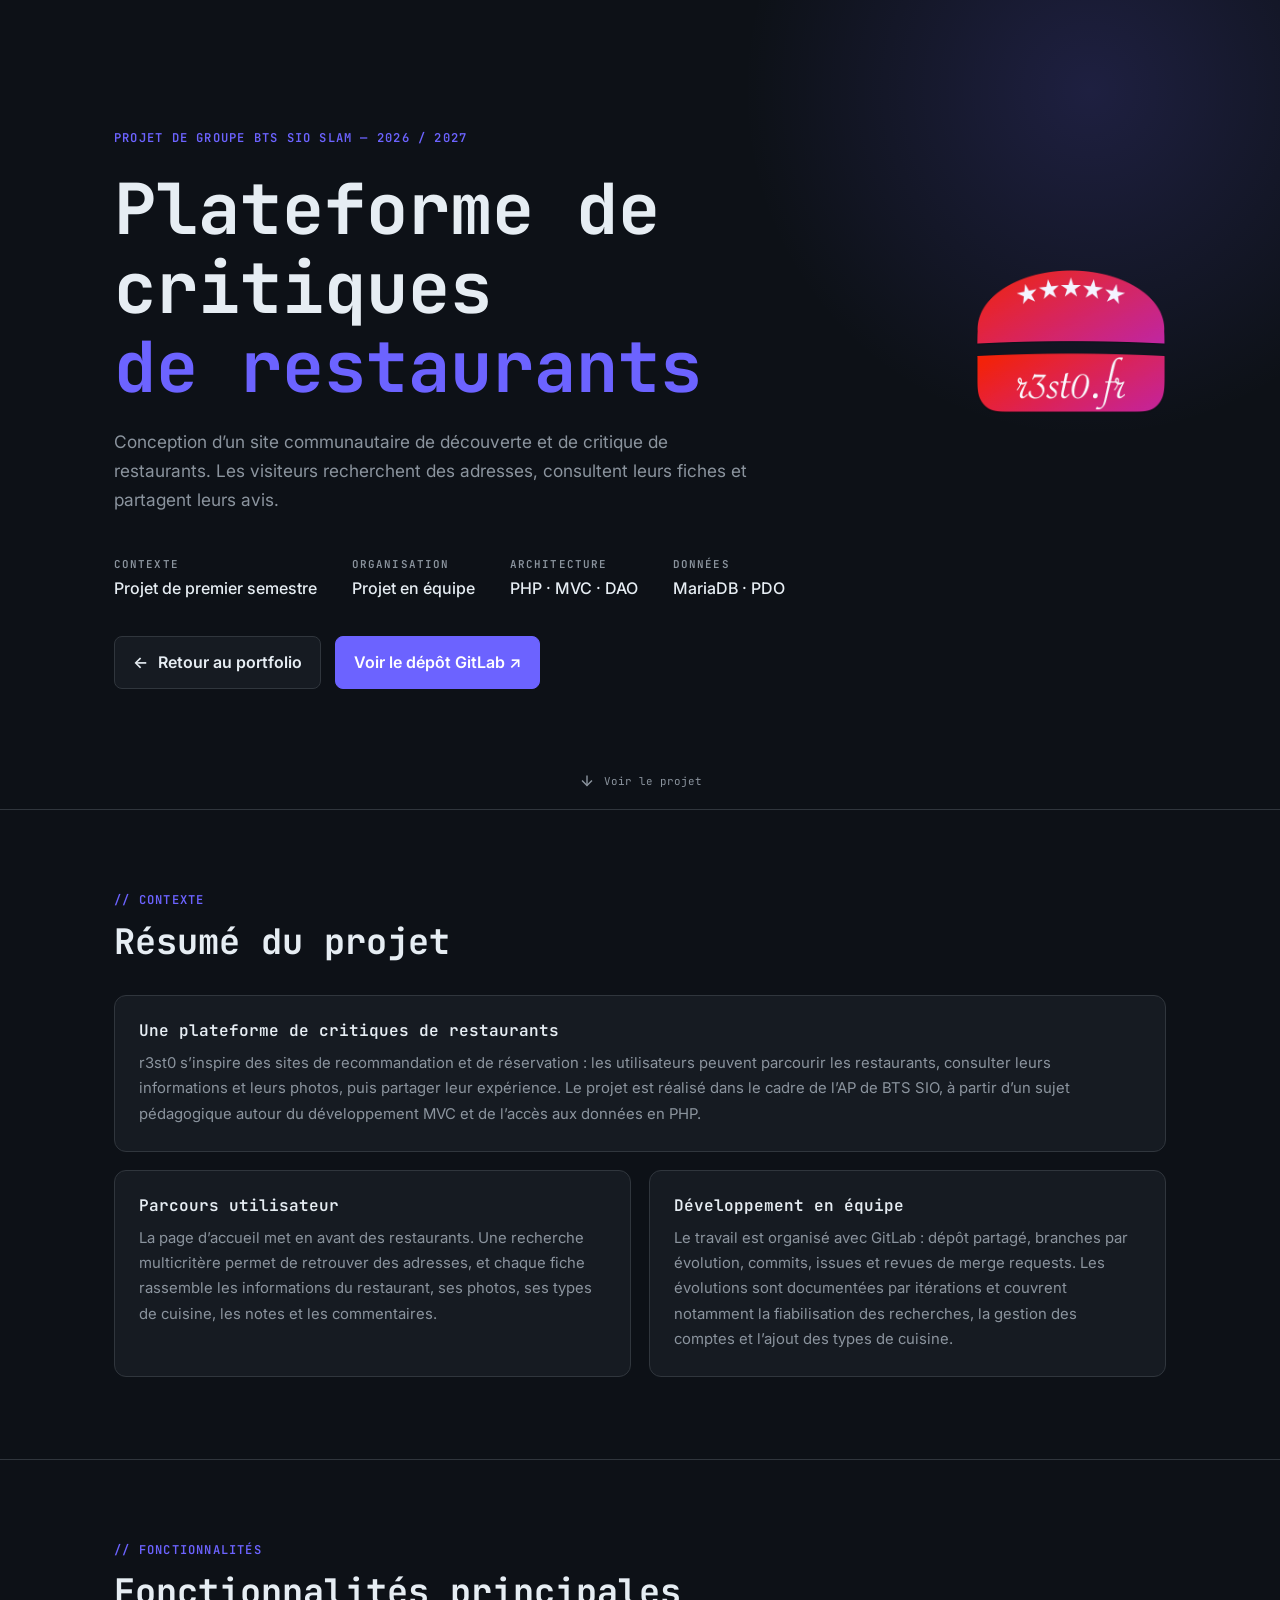
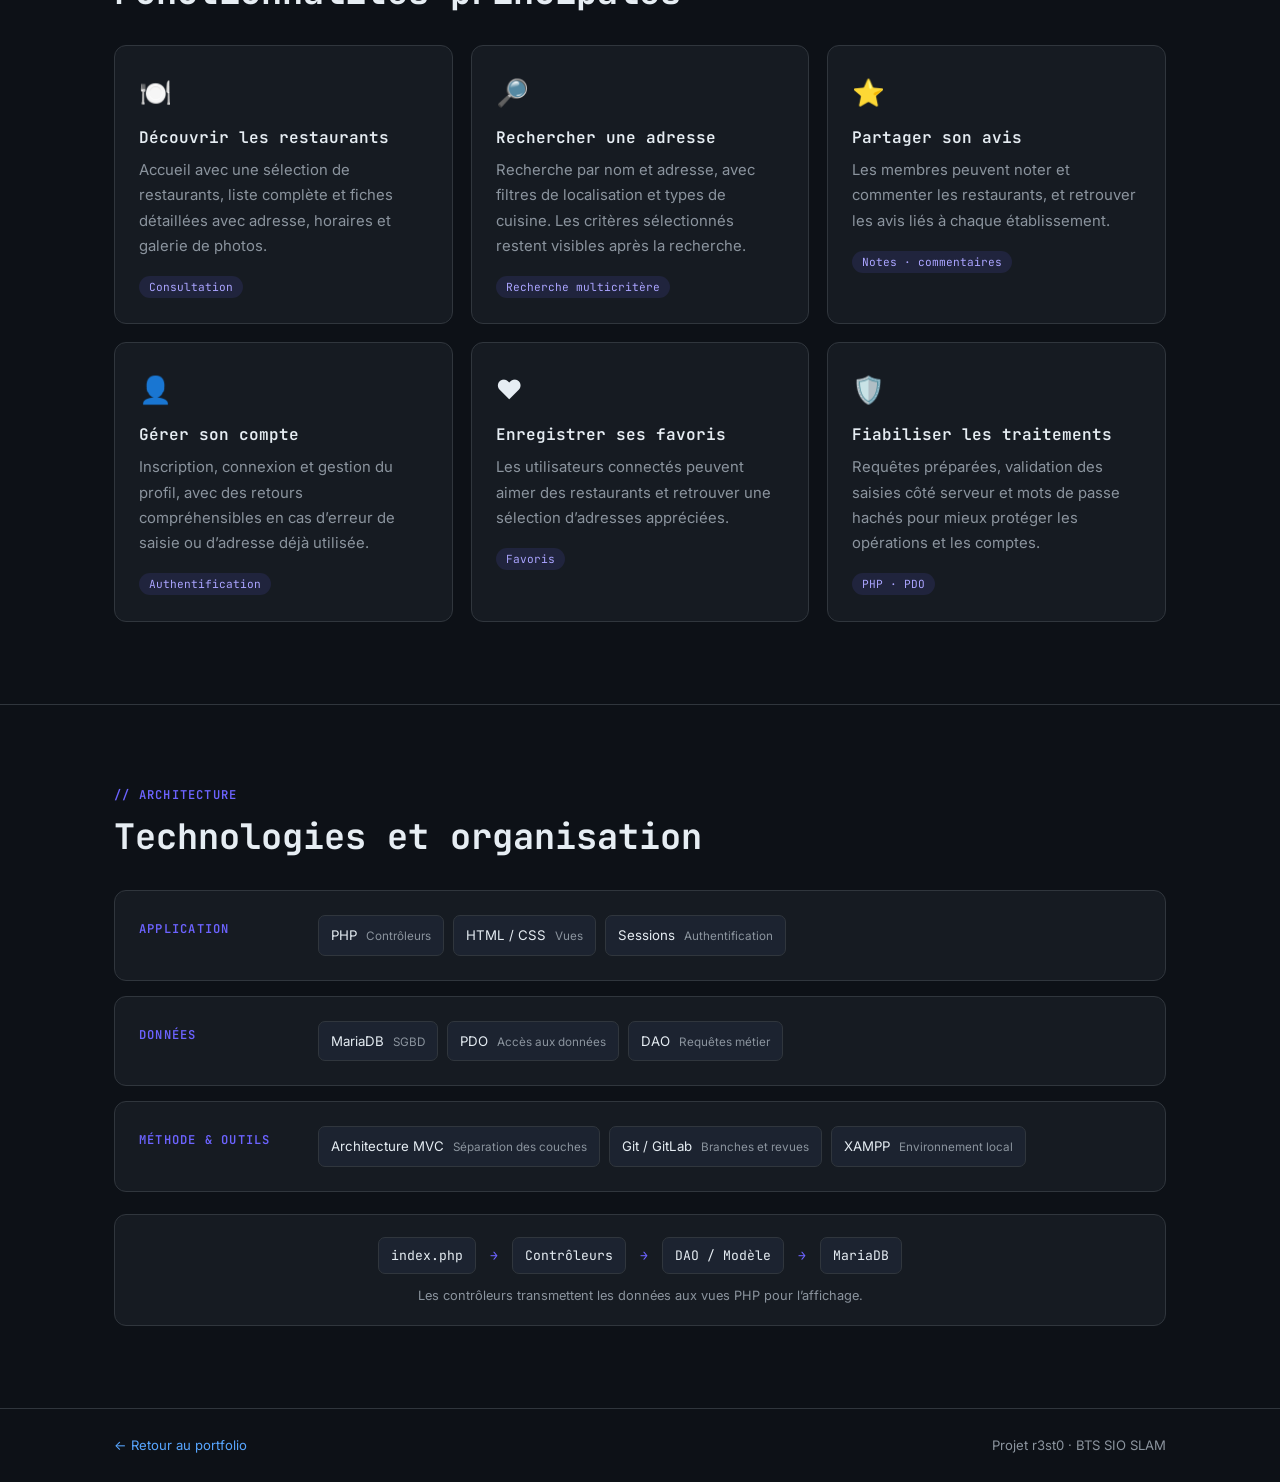
<file: projet/r3st0/r3st0.html>
<!DOCTYPE html>
<html lang="fr">
<head>
  <meta charset="UTF-8" />
  <meta name="viewport" content="width=device-width, initial-scale=1.0" />
  <title>r3st0 — Plateforme de critiques de restaurants</title>
  <link href="https://fonts.googleapis.com/css2?family=JetBrains+Mono:wght@400;600;700&family=Inter:wght@300;400;500;600&display=swap" rel="stylesheet" />
  <link rel="stylesheet" href="r3st0.css" />
</head>
<body>
  <section class="hero">
    <div class="container">
      <p class="hero-eyebrow">Projet de groupe BTS SIO SLAM — 2026 / 2027</p>
      <div class="hero-layout"><div><h1>Plateforme de critiques<br><span>de restaurants</span></h1><p class="hero-sub">Conception d’un site communautaire de découverte et de critique de restaurants. Les visiteurs recherchent des adresses, consultent leurs fiches et partagent leurs avis.</p></div><img class="project-logo" src="../../img/projets/r3st0/logo.png" alt="Logo r3st0" /></div>
      <div class="hero-meta"><div class="meta-item"><span class="meta-label">Contexte</span><span class="meta-value">Projet de premier semestre</span></div><div class="meta-item"><span class="meta-label">Organisation</span><span class="meta-value">Projet en équipe</span></div><div class="meta-item"><span class="meta-label">Architecture</span><span class="meta-value">PHP · MVC · DAO</span></div><div class="meta-item"><span class="meta-label">Données</span><span class="meta-value">MariaDB · PDO</span></div></div>
      <div class="hero-actions"><a href="../../index.html" class="btn btn-secondary"><span aria-hidden="true">←</span> Retour au portfolio</a><a href="https://gitlab.com/groupe-7-tim-o-titouan/r3st0" class="btn btn-primary" target="_blank" rel="noopener noreferrer">Voir le dépôt GitLab ↗</a></div>
    </div><div class="hero-scroll"><svg viewBox="0 0 24 24" stroke-width="2"><line x1="12" y1="5" x2="12" y2="19"/><polyline points="19 12 12 19 5 12"/></svg>Voir le projet</div>
  </section>
  <section><div class="container"><p class="section-label">// contexte</p><h2 class="section-title">Résumé du projet</h2><div class="resume-grid">
    <div class="resume-card full"><h3>Une plateforme de critiques de restaurants</h3><p>r3st0 s’inspire des sites de recommandation et de réservation : les utilisateurs peuvent parcourir les restaurants, consulter leurs informations et leurs photos, puis partager leur expérience. Le projet est réalisé dans le cadre de l’AP de BTS SIO, à partir d’un sujet pédagogique autour du développement MVC et de l’accès aux données en PHP.</p></div>
    <div class="resume-card"><h3>Parcours utilisateur</h3><p>La page d’accueil met en avant des restaurants. Une recherche multicritère permet de retrouver des adresses, et chaque fiche rassemble les informations du restaurant, ses photos, ses types de cuisine, les notes et les commentaires.</p></div>
    <div class="resume-card"><h3>Développement en équipe</h3><p>Le travail est organisé avec GitLab : dépôt partagé, branches par évolution, commits, issues et revues de merge requests. Les évolutions sont documentées par itérations et couvrent notamment la fiabilisation des recherches, la gestion des comptes et l’ajout des types de cuisine.</p></div>
  </div></div></section>
  <section><div class="container"><p class="section-label">// fonctionnalités</p><h2 class="section-title">Fonctionnalités principales</h2><div class="features-grid">
    <article class="feature-card"><div class="feature-icon">🍽️</div><h3>Découvrir les restaurants</h3><p>Accueil avec une sélection de restaurants, liste complète et fiches détaillées avec adresse, horaires et galerie de photos.</p><span class="feature-tag">Consultation</span></article>
    <article class="feature-card"><div class="feature-icon">🔎</div><h3>Rechercher une adresse</h3><p>Recherche par nom et adresse, avec filtres de localisation et types de cuisine. Les critères sélectionnés restent visibles après la recherche.</p><span class="feature-tag">Recherche multicritère</span></article>
    <article class="feature-card"><div class="feature-icon">⭐</div><h3>Partager son avis</h3><p>Les membres peuvent noter et commenter les restaurants, et retrouver les avis liés à chaque établissement.</p><span class="feature-tag">Notes · commentaires</span></article>
    <article class="feature-card"><div class="feature-icon">👤</div><h3>Gérer son compte</h3><p>Inscription, connexion et gestion du profil, avec des retours compréhensibles en cas d’erreur de saisie ou d’adresse déjà utilisée.</p><span class="feature-tag">Authentification</span></article>
    <article class="feature-card"><div class="feature-icon">❤️</div><h3>Enregistrer ses favoris</h3><p>Les utilisateurs connectés peuvent aimer des restaurants et retrouver une sélection d’adresses appréciées.</p><span class="feature-tag">Favoris</span></article>
    <article class="feature-card"><div class="feature-icon">🛡️</div><h3>Fiabiliser les traitements</h3><p>Requêtes préparées, validation des saisies côté serveur et mots de passe hachés pour mieux protéger les opérations et les comptes.</p><span class="feature-tag">PHP · PDO</span></article>
  </div></div></section>
  <section><div class="container"><p class="section-label">// architecture</p><h2 class="section-title">Technologies et organisation</h2><div class="tech-groups">
    <div class="tech-group"><span class="tech-group-label">Application</span><div class="tech-chips"><span class="tech-chip">PHP <span class="tc-role">Contrôleurs</span></span><span class="tech-chip">HTML / CSS <span class="tc-role">Vues</span></span><span class="tech-chip">Sessions <span class="tc-role">Authentification</span></span></div></div>
    <div class="tech-group"><span class="tech-group-label">Données</span><div class="tech-chips"><span class="tech-chip">MariaDB <span class="tc-role">SGBD</span></span><span class="tech-chip">PDO <span class="tc-role">Accès aux données</span></span><span class="tech-chip">DAO <span class="tc-role">Requêtes métier</span></span></div></div>
    <div class="tech-group"><span class="tech-group-label">Méthode & outils</span><div class="tech-chips"><span class="tech-chip">Architecture MVC <span class="tc-role">Séparation des couches</span></span><span class="tech-chip">Git / GitLab <span class="tc-role">Branches et revues</span></span><span class="tech-chip">XAMPP <span class="tc-role">Environnement local</span></span></div></div>
  </div><div class="architecture"><span>index.php</span><b>→</b><span>Contrôleurs</span><b>→</b><span>DAO / Modèle</span><b>→</b><span>MariaDB</span><i>Les contrôleurs transmettent les données aux vues PHP pour l’affichage.</i></div></div></section>
  <footer><a href="../../index.html">← Retour au portfolio</a><p>Projet r3st0 · BTS SIO SLAM</p></footer>
</body>
</html>
</file>
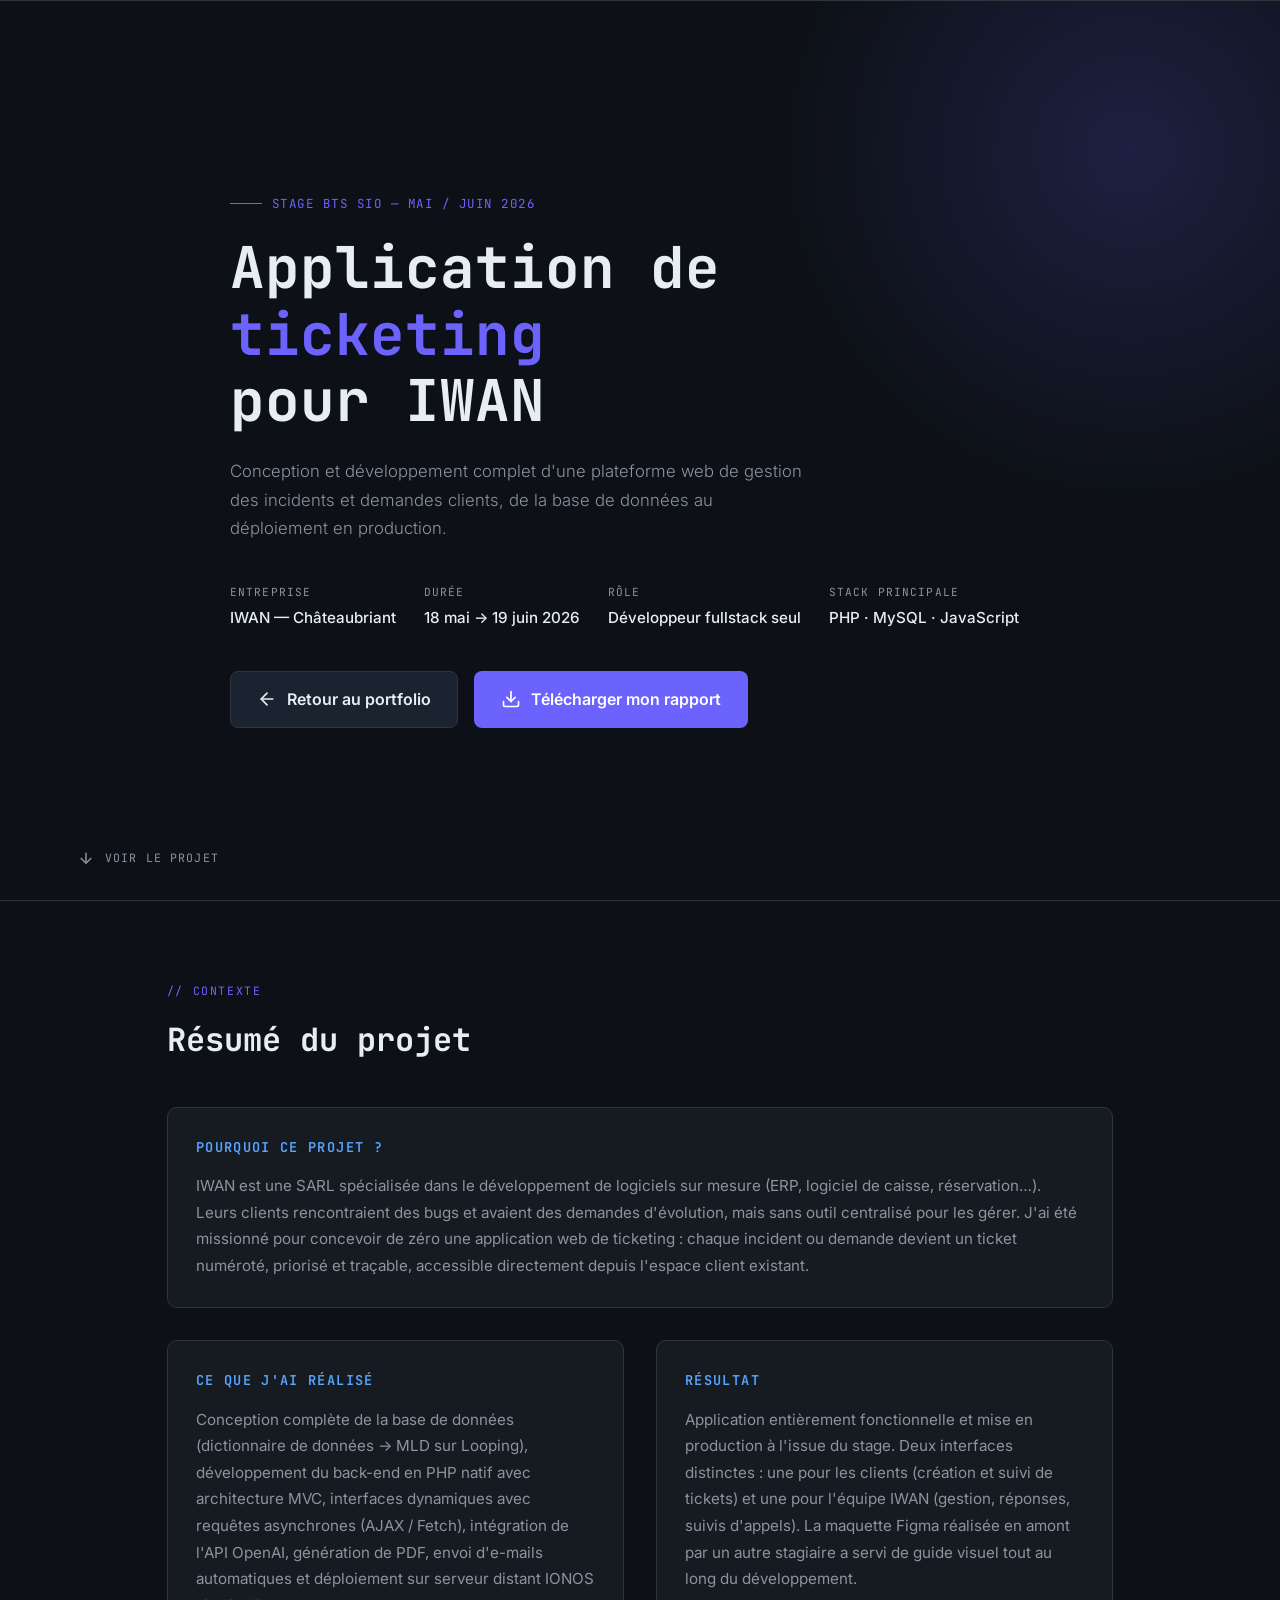
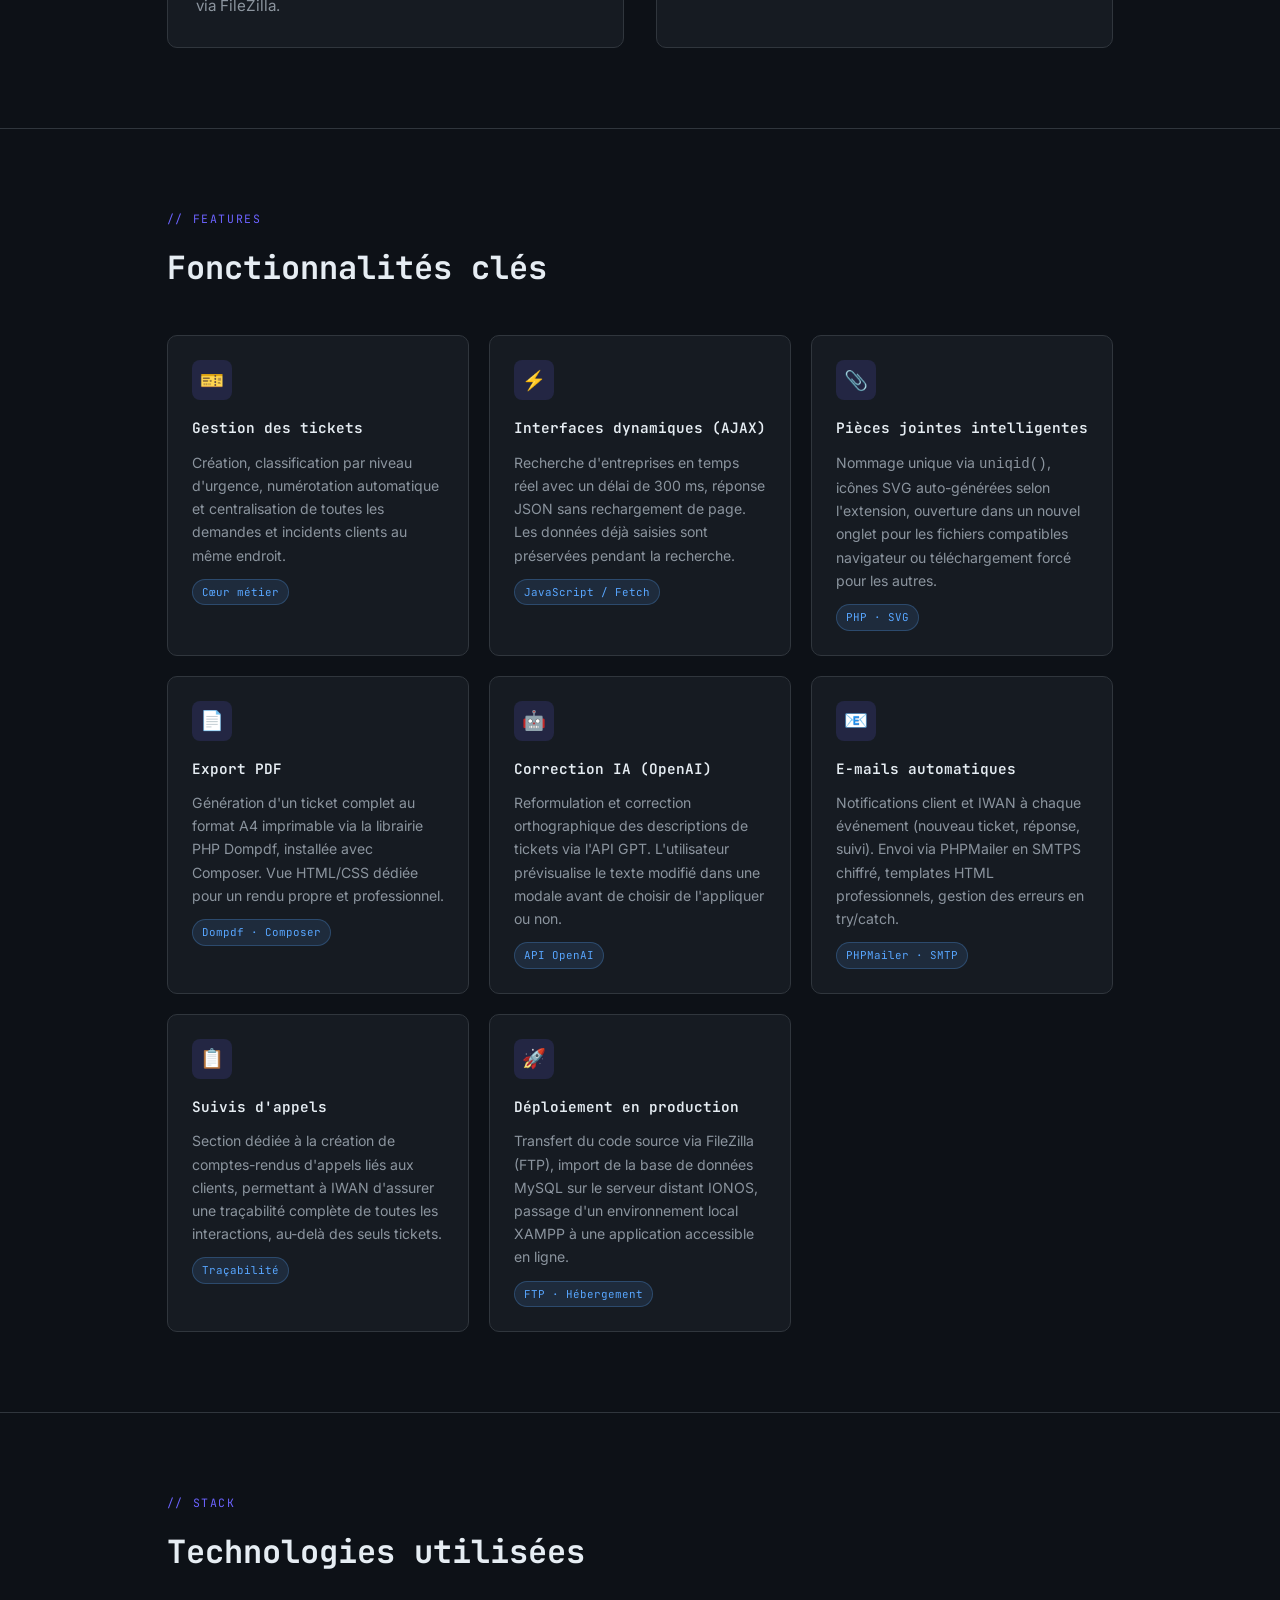
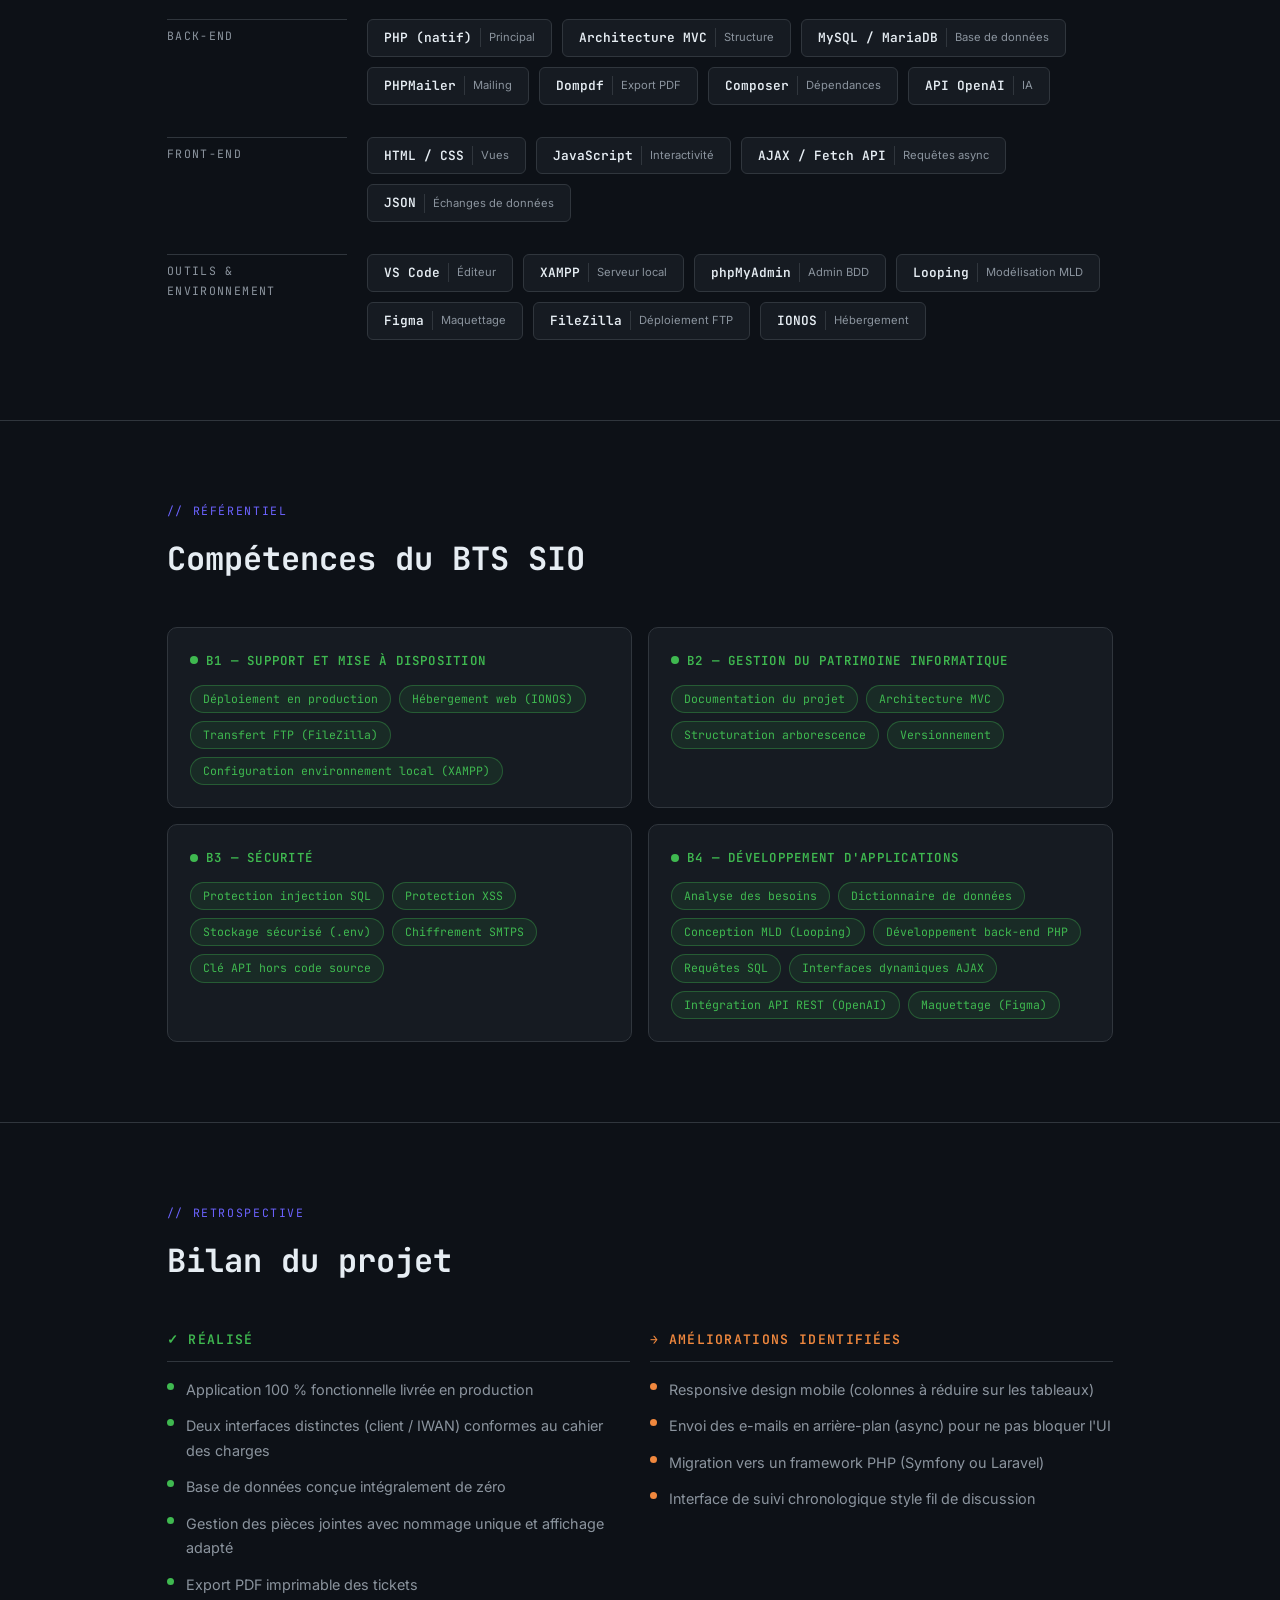
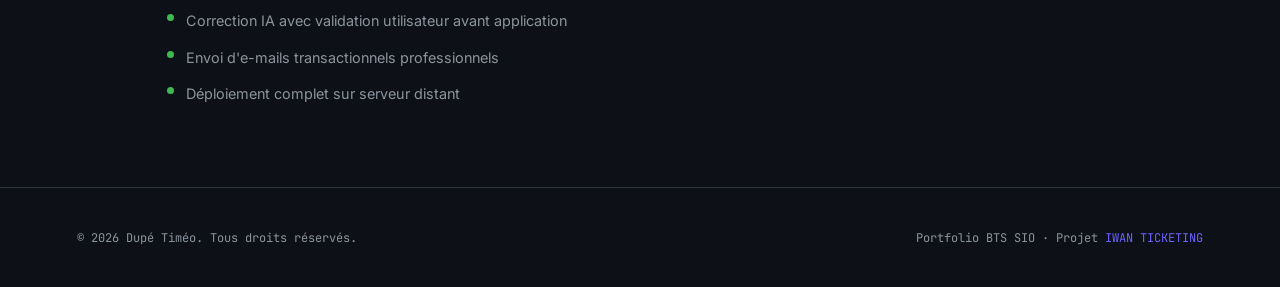
<file: projet/Stage-IWAN-TICKETS/iwan-ticket.html>
<!DOCTYPE html>
<html lang="fr">
<head>
  <meta charset="UTF-8" />
  <meta name="viewport" content="width=device-width, initial-scale=1.0" />
  <link rel="stylesheet" href="iwan-ticket.css" />
  <title>Projet Ticketing IWAN — Portfolio BTS SIO</title>
  <link href="https://fonts.googleapis.com/css2?family=JetBrains+Mono:wght@400;600;700&family=Inter:wght@300;400;500;600&display=swap" rel="stylesheet" />
</head>
<body>

<!-- ══ HERO ══ -->
<section class="hero">
  <div class="container">
    <p class="hero-eyebrow">Stage BTS SIO — Mai / Juin 2026</p>
    <h1>Application de <span>ticketing</span><br>pour IWAN</h1>
    <p class="hero-sub">Conception et développement complet d'une plateforme web de gestion des incidents et demandes clients, de la base de données au déploiement en production.</p>
    <div class="hero-meta">
      <div class="meta-item">
        <span class="meta-label">Entreprise</span>
        <span class="meta-value">IWAN — Châteaubriant</span>
      </div>
      <div class="meta-item">
        <span class="meta-label">Durée</span>
        <span class="meta-value">18 mai → 19 juin 2026</span>
      </div>
      <div class="meta-item">
        <span class="meta-label">Rôle</span>
        <span class="meta-value">Développeur fullstack seul</span>
      </div>
      <div class="meta-item">
        <span class="meta-label">Stack principale</span>
        <span class="meta-value">PHP · MySQL · JavaScript</span>
      </div>
    </div>

    <!-- BOUTON TÉLÉCHARGER RAPPORT DE STAGE -->
    <div class="hero-actions">
        <a href="../../index.html" class="btn btn-secondary">
        <svg xmlns="http://www.w3.org/2000/svg" width="20" height="20" viewBox="0 0 24 24" fill="none" stroke="currentColor" stroke-width="2" stroke-linecap="round" stroke-linejoin="round">
          <line x1="19" y1="12" x2="5" y2="12"></line>
          <polyline points="12 19 5 12 12 5"></polyline>
        </svg>
        Retour au portfolio
      </a>
      <a href="CR/dupe_timeo_rapport_stage_1.pdf" target="_blank" class="btn btn-primary" >
        <svg xmlns="http://www.w3.org/2000/svg" width="20" height="20" viewBox="0 0 24 24" fill="none" stroke="currentColor" stroke-width="2" stroke-linecap="round" stroke-linejoin="round">
          <path d="M21 15v4a2 2 0 0 1-2 2H5a2 2 0 0 1-2-2v-4"></path>
          <polyline points="7 10 12 15 17 10"></polyline>
          <line x1="12" y1="15" x2="12" y2="3"></line>
        </svg>
        Télécharger mon rapport
      </a>
    </div>

  </div>
  <div class="hero-scroll">
    <svg viewBox="0 0 24 24" stroke-width="2"><line x1="12" y1="5" x2="12" y2="19"/><polyline points="19 12 12 19 5 12"/></svg>
    Voir le projet
  </div>
</section>

<!-- ══ RÉSUMÉ ══ -->
<section>
  <div class="container">
    <p class="section-label">// contexte</p>
    <h2 class="section-title">Résumé du projet</h2>
    <div class="resume-grid">
      <div class="resume-card full">
        <h3>Pourquoi ce projet ?</h3>
        <p>IWAN est une SARL spécialisée dans le développement de logiciels sur mesure (ERP, logiciel de caisse, réservation…). Leurs clients rencontraient des bugs et avaient des demandes d'évolution, mais sans outil centralisé pour les gérer. J'ai été missionné pour concevoir de zéro une application web de ticketing : chaque incident ou demande devient un ticket numéroté, priorisé et traçable, accessible directement depuis l'espace client existant.</p>
      </div>
      <div class="resume-card">
        <h3>Ce que j'ai réalisé</h3>
        <p>Conception complète de la base de données (dictionnaire de données → MLD sur Looping), développement du back-end en PHP natif avec architecture MVC, interfaces dynamiques avec requêtes asynchrones (AJAX / Fetch), intégration de l'API OpenAI, génération de PDF, envoi d'e-mails automatiques et déploiement sur serveur distant IONOS via FileZilla.</p>
      </div>
      <div class="resume-card">
        <h3>Résultat</h3>
        <p>Application entièrement fonctionnelle et mise en production à l'issue du stage. Deux interfaces distinctes : une pour les clients (création et suivi de tickets) et une pour l'équipe IWAN (gestion, réponses, suivis d'appels). La maquette Figma réalisée en amont par un autre stagiaire a servi de guide visuel tout au long du développement.</p>
      </div>
    </div>
  </div>
</section>

<!-- ══ FONCTIONNALITÉS ══ -->
<section>
  <div class="container">
    <p class="section-label">// features</p>
    <h2 class="section-title">Fonctionnalités clés</h2>
    <div class="features-grid">

      <div class="feature-card">
        <div class="feature-icon">🎫</div>
        <h3>Gestion des tickets</h3>
        <p>Création, classification par niveau d'urgence, numérotation automatique et centralisation de toutes les demandes et incidents clients au même endroit.</p>
        <span class="feature-tag">Cœur métier</span>
      </div>

      <div class="feature-card">
        <div class="feature-icon">⚡</div>
        <h3>Interfaces dynamiques (AJAX)</h3>
        <p>Recherche d'entreprises en temps réel avec un délai de 300 ms, réponse JSON sans rechargement de page. Les données déjà saisies sont préservées pendant la recherche.</p>
        <span class="feature-tag">JavaScript / Fetch</span>
      </div>

      <div class="feature-card">
        <div class="feature-icon">📎</div>
        <h3>Pièces jointes intelligentes</h3>
        <p>Nommage unique via <code>uniqid()</code>, icônes SVG auto-générées selon l'extension, ouverture dans un nouvel onglet pour les fichiers compatibles navigateur ou téléchargement forcé pour les autres.</p>
        <span class="feature-tag">PHP · SVG</span>
      </div>

      <div class="feature-card">
        <div class="feature-icon">📄</div>
        <h3>Export PDF</h3>
        <p>Génération d'un ticket complet au format A4 imprimable via la librairie PHP Dompdf, installée avec Composer. Vue HTML/CSS dédiée pour un rendu propre et professionnel.</p>
        <span class="feature-tag">Dompdf · Composer</span>
      </div>

      <div class="feature-card">
        <div class="feature-icon">🤖</div>
        <h3>Correction IA (OpenAI)</h3>
        <p>Reformulation et correction orthographique des descriptions de tickets via l'API GPT. L'utilisateur prévisualise le texte modifié dans une modale avant de choisir de l'appliquer ou non.</p>
        <span class="feature-tag">API OpenAI</span>
      </div>

      <div class="feature-card">
        <div class="feature-icon">📧</div>
        <h3>E-mails automatiques</h3>
        <p>Notifications client et IWAN à chaque événement (nouveau ticket, réponse, suivi). Envoi via PHPMailer en SMTPS chiffré, templates HTML professionnels, gestion des erreurs en try/catch.</p>
        <span class="feature-tag">PHPMailer · SMTP</span>
      </div>

      <div class="feature-card">
        <div class="feature-icon">📋</div>
        <h3>Suivis d'appels</h3>
        <p>Section dédiée à la création de comptes-rendus d'appels liés aux clients, permettant à IWAN d'assurer une traçabilité complète de toutes les interactions, au-delà des seuls tickets.</p>
        <span class="feature-tag">Traçabilité</span>
      </div>

      <div class="feature-card">
        <div class="feature-icon">🚀</div>
        <h3>Déploiement en production</h3>
        <p>Transfert du code source via FileZilla (FTP), import de la base de données MySQL sur le serveur distant IONOS, passage d'un environnement local XAMPP à une application accessible en ligne.</p>
        <span class="feature-tag">FTP · Hébergement</span>
      </div>

    </div>
  </div>
</section>

<!-- ══ TECHNOLOGIES ══ -->
<section>
  <div class="container">
    <p class="section-label">// stack</p>
    <h2 class="section-title">Technologies utilisées</h2>
    <div class="tech-groups">

      <div class="tech-group">
        <span class="tech-group-label">Back-end</span>
        <div class="tech-chips">
          <span class="tech-chip">PHP (natif) <span class="tc-role">Principal</span></span>
          <span class="tech-chip">Architecture MVC <span class="tc-role">Structure</span></span>
          <span class="tech-chip">MySQL / MariaDB <span class="tc-role">Base de données</span></span>
          <span class="tech-chip">PHPMailer <span class="tc-role">Mailing</span></span>
          <span class="tech-chip">Dompdf <span class="tc-role">Export PDF</span></span>
          <span class="tech-chip">Composer <span class="tc-role">Dépendances</span></span>
          <span class="tech-chip">API OpenAI <span class="tc-role">IA</span></span>
        </div>
      </div>

      <div class="tech-group">
        <span class="tech-group-label">Front-end</span>
        <div class="tech-chips">
          <span class="tech-chip">HTML / CSS <span class="tc-role">Vues</span></span>
          <span class="tech-chip">JavaScript <span class="tc-role">Interactivité</span></span>
          <span class="tech-chip">AJAX / Fetch API <span class="tc-role">Requêtes async</span></span>
          <span class="tech-chip">JSON <span class="tc-role">Échanges de données</span></span>
        </div>
      </div>

      <div class="tech-group">
        <span class="tech-group-label">Outils & environnement</span>
        <div class="tech-chips">
          <span class="tech-chip">VS Code <span class="tc-role">Éditeur</span></span>
          <span class="tech-chip">XAMPP <span class="tc-role">Serveur local</span></span>
          <span class="tech-chip">phpMyAdmin <span class="tc-role">Admin BDD</span></span>
          <span class="tech-chip">Looping <span class="tc-role">Modélisation MLD</span></span>
          <span class="tech-chip">Figma <span class="tc-role">Maquettage</span></span>
          <span class="tech-chip">FileZilla <span class="tc-role">Déploiement FTP</span></span>
          <span class="tech-chip">IONOS <span class="tc-role">Hébergement</span></span>
        </div>
      </div>

    </div>
  </div>
</section>

<!-- ══ COMPÉTENCES BTS SIO ══ -->
<section>
  <div class="container">
    <p class="section-label">// référentiel</p>
    <h2 class="section-title">Compétences du BTS SIO</h2>
    <div class="comp-grid">

      <div class="comp-block">
        <p class="comp-block-title">B1 — Support et mise à disposition</p>
        <div class="comp-chips">
          <span class="chip active">Déploiement en production</span>
          <span class="chip active">Hébergement web (IONOS)</span>
          <span class="chip active">Transfert FTP (FileZilla)</span>
          <span class="chip active">Configuration environnement local (XAMPP)</span>
        </div>
      </div>

      <div class="comp-block">
        <p class="comp-block-title">B2 — Gestion du patrimoine informatique</p>
        <div class="comp-chips">
          <span class="chip active">Documentation du projet</span>
          <span class="chip active">Architecture MVC</span>
          <span class="chip active">Structuration arborescence</span>
          <span class="chip active">Versionnement</span>
        </div>
      </div>

      <div class="comp-block">
        <p class="comp-block-title">B3 — Sécurité</p>
        <div class="comp-chips">
          <span class="chip active">Protection injection SQL</span>
          <span class="chip active">Protection XSS</span>
          <span class="chip active">Stockage sécurisé (.env)</span>
          <span class="chip active">Chiffrement SMTPS</span>
          <span class="chip active">Clé API hors code source</span>
        </div>
      </div>

      <div class="comp-block">
        <p class="comp-block-title">B4 — Développement d'applications</p>
        <div class="comp-chips">
          <span class="chip active">Analyse des besoins</span>
          <span class="chip active">Dictionnaire de données</span>
          <span class="chip active">Conception MLD (Looping)</span>
          <span class="chip active">Développement back-end PHP</span>
          <span class="chip active">Requêtes SQL </span>
          <span class="chip active">Interfaces dynamiques AJAX</span>
          <span class="chip active">Intégration API REST (OpenAI)</span>
          <span class="chip active">Maquettage (Figma)</span>
        </div>
      </div>

    </div>
  </div>
</section>

<!-- ══ BILAN ══ -->
<section>
  <div class="container">
    <p class="section-label">// retrospective</p>
    <h2 class="section-title">Bilan du projet</h2>
    <div class="bilan-grid">

      <div class="bilan-col done">
        <h3>✓ Réalisé</h3>
        <ul class="bilan-list">
          <li>Application 100 % fonctionnelle livrée en production</li>
          <li>Deux interfaces distinctes (client / IWAN) conformes au cahier des charges</li>
          <li>Base de données conçue intégralement de zéro</li>
          <li>Gestion des pièces jointes avec nommage unique et affichage adapté</li>
          <li>Export PDF imprimable des tickets</li>
          <li>Correction IA avec validation utilisateur avant application</li>
          <li>Envoi d'e-mails transactionnels professionnels</li>
          <li>Déploiement complet sur serveur distant</li>
        </ul>
      </div>

      <div class="bilan-col todo">
        <h3>→ Améliorations identifiées</h3>
        <ul class="bilan-list">
          <li>Responsive design mobile (colonnes à réduire sur les tableaux)</li>
          <li>Envoi des e-mails en arrière-plan (async) pour ne pas bloquer l'UI</li>
          <li>Migration vers un framework PHP (Symfony ou Laravel)</li>
          <li>Interface de suivi chronologique style fil de discussion</li>
        </ul>
      </div>

    </div>
  </div>
</section>

<!-- ══ FOOTER ══ -->
<footer>
  <p>&copy; 2026 Dupé Timéo. Tous droits réservés.</p>
  <p>Portfolio BTS SIO · Projet <span>IWAN TICKETING</span></p>
</footer>

</body>
</html>
</file>
<file: style.css>
/* ══ RESET & VARIABLES ══ */
*, *::before, *::after { box-sizing: border-box; margin: 0; padding: 0; }

:root {
  --bg:        #0D1117;
  --surface:   #161B22;
  --surface2:  #1C2330;
  --border:    #30363D;
  --accent:    #6C63FF;
  --accent2:   #58A6FF;
  --accent3:   #3FB950;
  --text:      #E6EDF3;
  --muted:     #8B949E;
  --mono:      'JetBrains Mono', monospace;
  --sans:      'Inter', sans-serif;
}

/* Scroll padding pour que l'ancre ne soit pas cachée par la navbar fixée */
html { 
  scroll-behavior: smooth; 
  scroll-padding-top: 100px; 
}

body {
  background: var(--bg);
  color: var(--text);
  font-family: var(--sans);
  font-size: 16px;
  line-height: 1.7;
}

/* ══ STRUCTURE GLOBALE ══ */
.container {
  max-width: 1100px;
  margin: 0 auto;
  padding: 0 6vw;
}

section {
  padding: 80px 0;
  border-bottom: 1px solid var(--border);
}

.section-label {
  font-family: var(--mono);
  font-size: .72rem;
  color: var(--accent);
  text-transform: uppercase;
  letter-spacing: .14em;
  margin-bottom: 12px;
}

.section-title {
  font-family: var(--mono);
  font-size: clamp(1.4rem, 3vw, 2.2rem);
  font-weight: 700;
  margin-bottom: 40px;
  color: var(--text);
}

/* ══ NAVIGATION ══ */
.navbar {
  position: fixed;
  top: 0; left: 0; width: 100%;
  background: rgba(13, 17, 23, 0.85);
  backdrop-filter: blur(12px);
  -webkit-backdrop-filter: blur(12px);
  border-bottom: 1px solid var(--border);
  z-index: 1000;
}

.nav-container {
  max-width: 1100px;
  margin: 0 auto;
  padding: 0 6vw;
  display: flex;
  justify-content: space-between;
  align-items: center;
  height: 70px;
}

.nav-logo {
  font-family: var(--mono);
  font-weight: 700;
  font-size: 1.2rem;
  color: var(--text);
}
.nav-logo span { color: var(--accent); }

.nav-links {
  display: flex;
  gap: 24px;
}

.nav-links a {
  color: var(--muted);
  text-decoration: none;
  font-size: 0.9rem;
  font-weight: 500;
  transition: color 0.2s;
}

.nav-links a:hover {
  color: var(--accent2);
}

/* ══ HERO SECTION ══ */
.hero {
  min-height: 100vh;
  display: flex;
  flex-direction: column;
  justify-content: center;
  position: relative;
  overflow: hidden;
  border-bottom: 1px solid var(--border);
}

.hero::before {
  content: '';
  position: absolute;
  top: -150px; left: -150px;
  width: 600px; height: 600px;
  background: radial-gradient(circle, rgba(108,99,255,.12) 0%, transparent 70%);
  pointer-events: none;
}

.status-badge {
  display: inline-flex;
  align-items: center;
  gap: 10px;
  background: rgba(63, 185, 80, 0.1);
  border: 1px solid rgba(63, 185, 80, 0.3);
  color: var(--accent3);
  padding: 6px 16px;
  border-radius: 30px;
  font-family: var(--mono);
  font-size: 0.75rem;
  font-weight: 600;
  margin-bottom: 24px;
}

.pulse-dot {
  width: 8px; height: 8px;
  background: var(--accent3);
  border-radius: 50%;
  box-shadow: 0 0 0 0 rgba(63, 185, 80, 0.7);
  animation: pulse 2s infinite;
}

@keyframes pulse {
  0% { box-shadow: 0 0 0 0 rgba(63, 185, 80, 0.7); }
  70% { box-shadow: 0 0 0 10px rgba(63, 185, 80, 0); }
  100% { box-shadow: 0 0 0 0 rgba(63, 185, 80, 0); }
}

.hero h1 {
  font-size: clamp(3rem, 8vw, 5rem);
  font-weight: 700;
  line-height: 1.1;
  letter-spacing: -1px;
  margin-bottom: 20px;
}
.hero h1 span { color: var(--accent); }

.hero-sub {
  font-size: clamp(1rem, 2vw, 1.2rem);
  color: var(--muted);
  max-width: 600px;
  margin-bottom: 40px;
}

.hero-actions {
  display: flex;
  gap: 16px;
  flex-wrap: wrap;
}

/* Boutons globaux */
.btn {
  display: inline-flex;
  align-items: center;
  justify-content: center;
  gap: 10px;
  padding: 14px 26px;
  border-radius: 8px;
  font-family: var(--sans);
  font-size: 1rem;
  font-weight: 600;
  text-decoration: none;
  transition: all 0.25s ease;
  cursor: pointer;
}

.btn-primary { background: var(--accent); color: #fff; border: 1px solid transparent; }
.btn-primary:hover { background: #7b73ff; transform: translateY(-3px); box-shadow: 0 8px 25px rgba(108, 99, 255, 0.35); }
.btn-secondary { background: var(--surface2); color: var(--text); border: 1px solid var(--border); }
.btn-secondary:hover { border-color: var(--accent); transform: translateY(-3px); }

/* ══ À PROPOS ══ */
.about-card {
  background: var(--surface);
  border: 1px solid var(--border);
  border-radius: 12px;
  padding: 32px;
  font-size: 1.05rem;
  line-height: 1.8;
}
.about-card p { margin-bottom: 16px; color: var(--muted); }
.about-card p:last-child { margin-bottom: 0; }

/* ══ PARCOURS (TIMELINE) ══ */
.timeline {
  position: relative;
  margin-left: 20px;
  padding-left: 40px;
  border-left: 2px solid var(--border);
}

.timeline-item {
  position: relative;
  margin-bottom: 48px;
}
.timeline-item:last-child { margin-bottom: 0; }

.timeline-dot {
  position: absolute;
  left: -47px; /* 40px padding + 2px border / 2 + offset */
  top: 4px;
  width: 14px; height: 14px;
  border-radius: 50%;
  background: var(--bg);
  border: 3px solid var(--accent);
}

.timeline-date {
  font-family: var(--mono);
  font-size: 0.8rem;
  color: var(--muted);
  text-transform: uppercase;
  letter-spacing: .1em;
  margin-bottom: 8px;
}

.timeline-content h3 {
  font-size: 1.2rem;
  font-weight: 600;
  color: var(--text);
  margin-bottom: 4px;
}

.timeline-content h4 {
  font-size: 0.95rem;
  font-weight: 400;
  color: var(--accent2);
  margin-bottom: 12px;
}

.timeline-content p {
  font-size: 0.9rem;
  color: var(--muted);
}

/* ══ PROJETS GRID ══ */
.projects-grid {
  display: grid;
  grid-template-columns: repeat(auto-fill, minmax(320px, 1fr));
  gap: 30px;
}

.project-card {
  background: var(--surface);
  border: 1px solid var(--border);
  border-radius: 12px;
  overflow: hidden;
  display: flex;
  flex-direction: column;
  transition: transform 0.3s ease, border-color 0.3s ease;
}

.project-card:hover {
  transform: translateY(-5px);
  border-color: var(--accent);
}

.card-image-wrapper {
  width: 100%;
  height: 200px;
  border-bottom: 1px solid var(--border);
  background: var(--surface2);
}

.card-image-wrapper img {
  width: 100%;
  height: 100%;
  object-fit: cover;
  object-position: top center;
}

/* Pour les projets avec deux images, on les sépare en deux colonnes */
.card-image-wrapper.multi-img {
  display: flex;
}
.card-image-wrapper.multi-img img {
  width: 50%;
  border-right: 1px solid var(--border);
}
.card-image-wrapper.multi-img img:last-child {
  border-right: none;
}

.project-content {
  padding: 24px;
  display: flex;
  flex-direction: column;
  flex-grow: 1;
}

.project-content h3 {
  font-size: 1.2rem;
  margin-bottom: 10px;
}

.project-content p {
  font-size: 0.9rem;
  color: var(--muted);
  margin-bottom: 24px;
  flex-grow: 1;
}

.project-footer {
  display: flex;
  justify-content: space-between;
  align-items: center;
  margin-top: auto;
}

.tech-tag {
  font-family: var(--mono);
  font-size: 0.7rem;
  padding: 4px 10px;
  background: var(--surface2);
  border: 1px solid var(--border);
  border-radius: 4px;
  color: var(--muted);
}

.project-link {
  font-family: var(--mono);
  font-size: 0.85rem;
  color: var(--accent2);
  text-decoration: none;
  font-weight: 600;
  transition: color 0.2s;
}
.project-link:hover { color: var(--accent); }

/* ══ CONTACT ══ */
.contact-wrapper {
  background: var(--surface);
  border: 1px solid var(--border);
  border-radius: 12px;
  padding: 40px;
  text-align: center;
}

.contact-desc {
  font-size: 1.1rem;
  color: var(--muted);
  max-width: 600px;
  margin: 0 auto 30px;
}
.contact-desc strong { color: var(--text); }

.email-box {
  display: inline-flex;
  align-items: center;
  justify-content: space-between;
  background: var(--bg);
  border: 1px solid var(--border);
  border-radius: 8px;
  padding: 10px 10px 10px 20px;
  width: 100%;
  max-width: 450px;
}

.email-text {
  font-family: var(--mono);
  font-size: 0.95rem;
  color: var(--text);
}

.email-actions {
  display: flex;
  gap: 8px;
}

.icon-btn {
  background: var(--surface2);
  border: 1px solid var(--border);
  border-radius: 6px;
  width: 40px; height: 40px;
  display: flex;
  align-items: center;
  justify-content: center;
  color: var(--muted);
  cursor: pointer;
  transition: all 0.2s;
}

.icon-btn svg { width: 18px; height: 18px; }
.icon-btn:hover {
  background: rgba(108,99,255,.1);
  border-color: var(--accent);
  color: var(--accent);
}

/* ══ FOOTER ══ */
footer {
  border-top: 1px solid var(--border);
  padding: 40px 6vw;
  display: flex;
  justify-content: space-between;
  align-items: center;
  flex-wrap: wrap;
  gap: 16px;
  background: var(--bg);
}

footer p {
  font-family: var(--mono);
  font-size: .75rem;
  color: var(--muted);
}

footer span { color: var(--accent); }

/* ══ RESPONSIVE ══ */
@media (max-width: 768px) {
  .nav-links { display: none; /* Simplification mobile: on cache les liens ou on met un menu burger */ }
  .hero h1 { font-size: 2.5rem; }
  .projects-grid { grid-template-columns: 1fr; }
  .email-box { flex-direction: column; gap: 16px; padding: 20px; }
  .email-actions { width: 100%; justify-content: center; }
}
</file>
<file: projet/gestion-user/style-projet-user.css>
*, *::before, *::after { box-sizing: border-box; margin: 0; padding: 0; }

:root {
  --bg:        #0D1117;
  --surface:   #161B22;
  --surface2:  #1C2330;
  --border:    #30363D;
  --accent:    #6C63FF;
  --accent2:   #58A6FF;
  --accent3:   #3FB950;
  --text:      #E6EDF3;
  --muted:     #8B949E;
  --mono:      'JetBrains Mono', monospace;
  --sans:      'Inter', sans-serif;
}

html { scroll-behavior: smooth; }

body {
  background: var(--bg);
  color: var(--text);
  font-family: var(--sans);
  font-size: 16px;
  line-height: 1.7;
}

/* ── HERO ── */
.hero {
  min-height: 100vh;
  display: flex;
  flex-direction: column;
  justify-content: center;
  padding: 80px 6vw 60px;
  position: relative;
  overflow: hidden;
}

.hero::before {
  content: '';
  position: absolute;
  top: -200px; right: -200px;
  width: 700px; height: 700px;
  background: radial-gradient(circle, rgba(108,99,255,.18) 0%, transparent 70%);
  pointer-events: none;
}

.hero-eyebrow {
  font-family: var(--mono);
  font-size: .78rem;
  color: var(--accent);
  letter-spacing: .12em;
  text-transform: uppercase;
  margin-bottom: 20px;
  display: flex;
  align-items: center;
  gap: 10px;
}

.hero-eyebrow::before {
  content: '';
  display: inline-block;
  width: 32px; height: 1px;
  background: var(--accent);
}

.hero h1 {
  font-family: var(--mono);
  font-size: clamp(2rem, 5vw, 3.6rem);
  font-weight: 700;
  line-height: 1.15;
  max-width: 820px;
  margin-bottom: 24px;
}

.hero h1 span {
  color: var(--accent);
}

.hero-sub {
  font-family: var(--sans);
  font-size: 1.05rem;
  color: var(--muted);
  max-width: 580px;
  margin-bottom: 40px;
  font-weight: 300;
}

.hero-meta {
  display: flex;
  gap: 28px;
  flex-wrap: wrap;
}

.meta-item {
  display: flex;
  flex-direction: column;
  gap: 3px;
}

.meta-label {
  font-family: var(--mono);
  font-size: .7rem;
  color: var(--muted);
  text-transform: uppercase;
  letter-spacing: .1em;
}

.meta-value {
  font-size: .95rem;
  color: var(--text);
  font-weight: 500;
}

.hero-actions {
  margin-top: 40px;
  display: flex;
  gap: 16px;
  position: relative;
  z-index: 10;
}

.btn {
  display: inline-flex;
  align-items: center;
  gap: 10px;
  padding: 14px 26px;
  border-radius: 8px;
  font-family: var(--sans);
  font-size: 1rem;
  font-weight: 600;
  text-decoration: none;
  transition: all 0.25s ease;
  cursor: pointer;
}

.btn-primary {
  background: var(--accent);
  color: #ffffff;
  border: 1px solid transparent;
}

.btn-primary:hover {
  background: #7b73ff;
  transform: translateY(-3px);
  box-shadow: 0 8px 25px rgba(108, 99, 255, 0.35);
}

.btn-secondary {
  background: var(--surface2);
  color: var(--text);
  border: 1px solid var(--border);
}

.btn-secondary:hover {
  border-color: var(--accent);
  transform: translateY(-3px);
}

.btn svg {
  transition: transform 0.25s ease;
}

.btn-primary:hover svg {
  transform: translateX(-3px);
}

.hero-scroll {
  position: absolute;
  bottom: 32px;
  left: 6vw;
  display: flex;
  align-items: center;
  gap: 10px;
  font-family: var(--mono);
  font-size: .72rem;
  color: var(--muted);
  text-transform: uppercase;
  letter-spacing: .1em;
  animation: bob 2s ease-in-out infinite;
}

.hero-scroll svg { width: 18px; height: 18px; stroke: var(--muted); fill: none; }

@keyframes bob {
  0%, 100% { transform: translateY(0); }
  50%       { transform: translateY(5px); }
}

/* ── LAYOUT ── */
.container {
  max-width: 1100px;
  margin: 0 auto;
  padding: 0 6vw;
}

section {
  padding: 80px 0;
  border-top: 1px solid var(--border);
}

.section-label {
  font-family: var(--mono);
  font-size: .72rem;
  color: var(--accent);
  text-transform: uppercase;
  letter-spacing: .14em;
  margin-bottom: 12px;
}

.section-title {
  font-family: var(--mono);
  font-size: clamp(1.4rem, 3vw, 2rem);
  font-weight: 700;
  margin-bottom: 40px;
  color: var(--text);
}

/* ── RÉSUMÉ ── */
.resume-grid {
  display: grid;
  grid-template-columns: 1fr 1fr;
  gap: 32px;
}

.resume-card {
  background: var(--surface);
  border: 1px solid var(--border);
  border-radius: 10px;
  padding: 28px;
}

.resume-card h3 {
  font-family: var(--mono);
  font-size: .85rem;
  font-weight: 600;
  color: var(--accent2);
  text-transform: uppercase;
  letter-spacing: .1em;
  margin-bottom: 14px;
}

.resume-card p {
  font-size: .95rem;
  color: var(--muted);
  line-height: 1.75;
}

.resume-card.full {
  grid-column: 1 / -1;
}

/* ── FONCTIONNALITÉS ── */
.features-grid {
  display: grid;
  grid-template-columns: repeat(auto-fill, minmax(320px, 1fr));
  gap: 20px;
}

.feature-card {
  background: var(--surface);
  border: 1px solid var(--border);
  border-radius: 10px;
  padding: 24px;
  position: relative;
  transition: border-color .25s, transform .25s;
  display: flex;
  flex-direction: column;
}

.feature-card:hover {
  border-color: var(--accent);
  transform: translateY(-3px);
}

.feature-icon {
  width: 40px; height: 40px;
  background: rgba(108,99,255,.15);
  border-radius: 8px;
  display: flex;
  align-items: center;
  justify-content: center;
  margin-bottom: 16px;
  font-size: 1.2rem;
}

.feature-card h3 {
  font-family: var(--mono);
  font-size: .9rem;
  font-weight: 600;
  color: var(--text);
  margin-bottom: 10px;
}

.feature-card p {
  font-size: .88rem;
  color: var(--muted);
  line-height: 1.65;
  flex-grow: 1;
}

/* ── TERMINAL CODE BLOCK (NOUVEAU) ── */
.code-window {
  margin-top: 20px;
  background: #090b10;
  border-radius: 8px;
  border: 1px solid var(--border);
  overflow: hidden;
}

.code-header {
  background: var(--surface2);
  padding: 10px 15px;
  display: flex;
  align-items: center;
  gap: 8px;
  border-bottom: 1px solid var(--border);
}

.dot {
  width: 12px; height: 12px;
  border-radius: 50%;
}

.dot.red { background: #FF5F56; }
.dot.yellow { background: #FFBD2E; }
.dot.green { background: #27C93F; }

.code-title {
  margin-left: auto;
  font-family: var(--mono);
  font-size: 0.75rem;
  color: var(--muted);
}

.code-window pre {
  padding: 20px;
  margin: 0;
  overflow-x: auto;
}

.code-window code {
  font-family: var(--mono);
  font-size: 0.85rem;
  color: var(--accent2); /* Couleur bleutée pour le SQL */
  line-height: 1.5;
  white-space: pre-wrap;
}

/* ── TECHNOLOGIES ── */
.tech-groups {
  display: flex;
  flex-direction: column;
  gap: 32px;
}

.tech-group {
  display: grid;
  grid-template-columns: 180px 1fr;
  gap: 20px;
  align-items: start;
}

.tech-group-label {
  font-family: var(--mono);
  font-size: .72rem;
  color: var(--muted);
  text-transform: uppercase;
  letter-spacing: .12em;
  padding-top: 6px;
  border-top: 1px solid var(--border);
}

.tech-chips {
  display: flex;
  flex-wrap: wrap;
  gap: 10px;
}

.tech-chip {
  font-family: var(--mono);
  font-size: .8rem;
  font-weight: 600;
  padding: 7px 16px;
  border-radius: 6px;
  border: 1px solid var(--border);
  background: var(--surface);
  color: var(--text);
  display: flex;
  align-items: center;
  gap: 8px;
  transition: border-color .2s, background .2s;
}

.tech-chip:hover {
  border-color: var(--accent);
  background: var(--surface2);
}

.tech-chip .tc-role {
  font-family: var(--sans);
  font-size: .7rem;
  font-weight: 400;
  color: var(--muted);
  padding-left: 8px;
  border-left: 1px solid var(--border);
}

/* ── COMPÉTENCES BTS SIO ── */
.comp-grid {
  display: grid;
  grid-template-columns: 1fr 1fr;
  gap: 16px;
}

.comp-block {
  background: var(--surface);
  border: 1px solid var(--border);
  border-radius: 10px;
  padding: 22px;
}

.comp-block-title {
  font-family: var(--mono);
  font-size: .78rem;
  font-weight: 600;
  color: var(--accent3);
  text-transform: uppercase;
  letter-spacing: .1em;
  margin-bottom: 14px;
  display: flex;
  align-items: center;
  gap: 8px;
}

.comp-block-title::before {
  content: '';
  display: inline-block;
  width: 8px; height: 8px;
  background: var(--accent3);
  border-radius: 50%;
}

.comp-block p {
  font-size: .9rem;
  color: var(--muted);
  line-height: 1.6;
}

/* ── FOOTER ── */
footer {
  border-top: 1px solid var(--border);
  padding: 40px 6vw;
  display: flex;
  justify-content: space-between;
  align-items: center;
  flex-wrap: wrap;
  gap: 16px;
}

footer p {
  font-family: var(--mono);
  font-size: .75rem;
  color: var(--muted);
}

footer span {
  color: var(--accent);
}

/* ── RESPONSIVE ── */
@media (max-width: 680px) {
  .resume-grid, .comp-grid { grid-template-columns: 1fr; }
  .feature-card[style] { grid-column: auto !important; }
  .tech-group { grid-template-columns: 1fr; gap: 12px; }
  .hero h1 { font-size: 1.8rem; }
}

@media (prefers-reduced-motion: reduce) {
  .hero-scroll { animation: none; }
  .feature-card:hover { transform: none; }
  .btn-primary:hover, .btn-secondary:hover { transform: none; }
  .btn-primary:hover svg { transform: none; }
}
</file>
<file: projet/INFOWARE/infoware.css>
*, *::before, *::after { box-sizing: border-box; margin: 0; padding: 0; }

:root {
  --bg:        #0D1117;
  --surface:   #161B22;
  --surface2:  #1C2330;
  --border:    #30363D;
  --accent:    #6C63FF;
  --accent2:   #58A6FF;
  --accent3:   #3FB950;
  --text:      #E6EDF3;
  --muted:     #8B949E;
  --mono:      'JetBrains Mono', monospace;
  --sans:      'Inter', sans-serif;
}

html { scroll-behavior: smooth; }

body {
  background: var(--bg);
  color: var(--text);
  font-family: var(--sans);
  font-size: 16px;
  line-height: 1.7;
}

/* ── HERO ── */
.hero {
  min-height: 100vh;
  display: flex;
  flex-direction: column;
  justify-content: center;
  padding: 80px 6vw 60px;
  position: relative;
  overflow: hidden;
}

.hero::before {
  content: '';
  position: absolute;
  top: -200px; right: -200px;
  width: 700px; height: 700px;
  background: radial-gradient(circle, rgba(108,99,255,.18) 0%, transparent 70%);
  pointer-events: none;
}

.hero-eyebrow {
  font-family: var(--mono);
  font-size: .78rem;
  color: var(--accent);
  letter-spacing: .12em;
  text-transform: uppercase;
  margin-bottom: 20px;
  display: flex;
  align-items: center;
  gap: 10px;
}

.hero-eyebrow::before {
  content: '';
  display: inline-block;
  width: 32px; height: 1px;
  background: var(--accent);
}

.hero h1 {
  font-family: var(--mono);
  font-size: clamp(2rem, 5vw, 3.6rem);
  font-weight: 700;
  line-height: 1.15;
  max-width: 820px;
  margin-bottom: 24px;
}

.hero h1 span {
  color: var(--accent);
}

.hero-sub {
  font-family: var(--sans);
  font-size: 1.05rem;
  color: var(--muted);
  max-width: 580px;
  margin-bottom: 40px;
  font-weight: 300;
}

.hero-meta {
  display: flex;
  gap: 28px;
  flex-wrap: wrap;
}

.meta-item {
  display: flex;
  flex-direction: column;
  gap: 3px;
}

.meta-label {
  font-family: var(--mono);
  font-size: .7rem;
  color: var(--muted);
  text-transform: uppercase;
  letter-spacing: .1em;
}

.meta-value {
  font-size: .95rem;
  color: var(--text);
  font-weight: 500;
}

.hero-actions {
  margin-top: 40px;
  display: flex;
  gap: 16px;
  position: relative;
  z-index: 10;
}

.btn {
  display: inline-flex;
  align-items: center;
  gap: 10px;
  padding: 14px 26px;
  border-radius: 8px;
  font-family: var(--sans);
  font-size: 1rem;
  font-weight: 600;
  text-decoration: none;
  transition: all 0.25s ease;
  cursor: pointer;
}

.btn-primary {
  background: var(--accent);
  color: #ffffff;
  border: 1px solid transparent;
}

.btn-primary:hover {
  background: #7b73ff;
  transform: translateY(-3px);
  box-shadow: 0 8px 25px rgba(108, 99, 255, 0.35);
}

.btn-secondary {
  background: var(--surface2);
  color: var(--text);
  border: 1px solid var(--border);
}

.btn-secondary:hover {
  border-color: var(--accent);
  transform: translateY(-3px);
}

.btn svg {
  transition: transform 0.25s ease;
}

.btn-primary:hover svg {
  transform: translateX(-3px);
}

.hero-scroll {
  position: absolute;
  bottom: 32px;
  left: 6vw;
  display: flex;
  align-items: center;
  gap: 10px;
  font-family: var(--mono);
  font-size: .72rem;
  color: var(--muted);
  text-transform: uppercase;
  letter-spacing: .1em;
  animation: bob 2s ease-in-out infinite;
}

.hero-scroll svg { width: 18px; height: 18px; stroke: var(--muted); fill: none; }

@keyframes bob {
  0%, 100% { transform: translateY(0); }
  50%       { transform: translateY(5px); }
}

/* ── LAYOUT ── */
.container {
  max-width: 1100px;
  margin: 0 auto;
  padding: 0 6vw;
}

section {
  padding: 80px 0;
  border-top: 1px solid var(--border);
}

.section-label {
  font-family: var(--mono);
  font-size: .72rem;
  color: var(--accent);
  text-transform: uppercase;
  letter-spacing: .14em;
  margin-bottom: 12px;
}

.section-title {
  font-family: var(--mono);
  font-size: clamp(1.4rem, 3vw, 2rem);
  font-weight: 700;
  margin-bottom: 40px;
  color: var(--text);
}

/* ── RÉSUMÉ ── */
.resume-grid {
  display: grid;
  grid-template-columns: 1fr 1fr;
  gap: 32px;
}

.resume-card {
  background: var(--surface);
  border: 1px solid var(--border);
  border-radius: 10px;
  padding: 28px;
}

.resume-card h3 {
  font-family: var(--mono);
  font-size: .85rem;
  font-weight: 600;
  color: var(--accent2);
  text-transform: uppercase;
  letter-spacing: .1em;
  margin-bottom: 14px;
}

.resume-card p {
  font-size: .95rem;
  color: var(--muted);
  line-height: 1.75;
}

.resume-card.full {
  grid-column: 1 / -1;
}

/* ── FONCTIONNALITÉS (ÉTAPES) ── */
.features-grid {
  display: grid;
  grid-template-columns: repeat(auto-fill, minmax(320px, 1fr));
  gap: 20px;
}

.feature-card {
  background: var(--surface);
  border: 1px solid var(--border);
  border-radius: 10px;
  padding: 24px;
  position: relative;
  transition: border-color .25s, transform .25s;
  display: flex;
  flex-direction: column;
}

.feature-card:hover {
  border-color: var(--accent);
  transform: translateY(-3px);
}

.feature-icon {
  width: 40px; height: 40px;
  background: rgba(108,99,255,.15);
  border-radius: 8px;
  display: flex;
  align-items: center;
  justify-content: center;
  margin-bottom: 16px;
  font-size: 1.2rem;
}

.feature-card h3 {
  font-family: var(--mono);
  font-size: .9rem;
  font-weight: 600;
  color: var(--text);
  margin-bottom: 10px;
}

.feature-card p {
  font-size: .88rem;
  color: var(--muted);
  line-height: 1.65;
  flex-grow: 1;
}

.pdf-links-container {
  display: flex;
  flex-wrap: wrap;
  gap: 8px;
  margin-top: 16px;
}

.pdf-link {
  display: inline-flex;
  align-items: center;
  gap: 6px;
  font-family: var(--mono);
  font-size: .7rem;
  padding: 6px 12px;
  border-radius: 6px;
  background: rgba(108,99,255,.1);
  color: var(--accent);
  border: 1px solid rgba(108,99,255,.2);
  text-decoration: none;
  transition: all .2s;
}

.pdf-link:hover {
  background: rgba(108,99,255,.2);
  border-color: var(--accent);
  color: #fff;
}

/* ── TECHNOLOGIES ── */
.tech-groups {
  display: flex;
  flex-direction: column;
  gap: 32px;
}

.tech-group {
  display: grid;
  grid-template-columns: 180px 1fr;
  gap: 20px;
  align-items: start;
}

.tech-group-label {
  font-family: var(--mono);
  font-size: .72rem;
  color: var(--muted);
  text-transform: uppercase;
  letter-spacing: .12em;
  padding-top: 6px;
  border-top: 1px solid var(--border);
}

.tech-chips {
  display: flex;
  flex-wrap: wrap;
  gap: 10px;
}

.tech-chip {
  font-family: var(--mono);
  font-size: .8rem;
  font-weight: 600;
  padding: 7px 16px;
  border-radius: 6px;
  border: 1px solid var(--border);
  background: var(--surface);
  color: var(--text);
  display: flex;
  align-items: center;
  gap: 8px;
  transition: border-color .2s, background .2s;
}

.tech-chip:hover {
  border-color: var(--accent);
  background: var(--surface2);
}

.tech-chip .tc-role {
  font-family: var(--sans);
  font-size: .7rem;
  font-weight: 400;
  color: var(--muted);
  padding-left: 8px;
  border-left: 1px solid var(--border);
}

/* ── COMPÉTENCES BTS SIO ── */
.comp-grid {
  display: grid;
  grid-template-columns: 1fr 1fr;
  gap: 16px;
}

.comp-block {
  background: var(--surface);
  border: 1px solid var(--border);
  border-radius: 10px;
  padding: 22px;
}

.comp-block-title {
  font-family: var(--mono);
  font-size: .78rem;
  font-weight: 600;
  color: var(--accent3);
  text-transform: uppercase;
  letter-spacing: .1em;
  margin-bottom: 14px;
  display: flex;
  align-items: center;
  gap: 8px;
}

.comp-block-title::before {
  content: '';
  display: inline-block;
  width: 8px; height: 8px;
  background: var(--accent3);
  border-radius: 50%;
}

.comp-block p {
  font-size: .9rem;
  color: var(--muted);
  line-height: 1.6;
}

/* ── BILAN ── */
.bilan-grid {
  display: grid;
  grid-template-columns: 1fr 1fr;
  gap: 20px;
}

.bilan-col h3 {
  font-family: var(--mono);
  font-size: .82rem;
  font-weight: 600;
  text-transform: uppercase;
  letter-spacing: .1em;
  margin-bottom: 16px;
  padding-bottom: 10px;
  border-bottom: 1px solid var(--border);
}

.bilan-col.done h3  { color: var(--accent3); }
.bilan-col.todo h3  { color: #F0883E; }

.bilan-list {
  list-style: none;
  display: flex;
  flex-direction: column;
  gap: 12px;
}

.bilan-list li {
  font-size: .9rem;
  color: var(--muted);
  display: flex;
  gap: 12px;
  align-items: flex-start;
}

.bilan-list li::before {
  flex-shrink: 0;
  margin-top: 5px;
  content: '';
  display: inline-block;
  width: 7px; height: 7px;
  border-radius: 50%;
}

.bilan-col.done .bilan-list li::before { background: var(--accent3); }
.bilan-col.todo .bilan-list li::before { background: #F0883E; }

/* ── FOOTER ── */
footer {
  border-top: 1px solid var(--border);
  padding: 40px 6vw;
  display: flex;
  justify-content: space-between;
  align-items: center;
  flex-wrap: wrap;
  gap: 16px;
}

footer p {
  font-family: var(--mono);
  font-size: .75rem;
  color: var(--muted);
}

footer span {
  color: var(--accent);
}

/* ── RESPONSIVE ── */
@media (max-width: 680px) {
  .resume-grid, .comp-grid, .bilan-grid { grid-template-columns: 1fr; }
  .tech-item { grid-template-columns: 120px 1fr 40px; }
  .resume-card.full { grid-column: auto; }
  .hero h1 { font-size: 1.8rem; }
  .tech-group { grid-template-columns: 1fr; gap: 12px; }
}

@media (prefers-reduced-motion: reduce) {
  .hero-scroll, .tech-bar-fill { animation: none; }
  .feature-card:hover { transform: none; }
  .btn-primary:hover, .btn-secondary:hover { transform: none; }
  .btn-primary:hover svg { transform: none; }
}
</file>
<file: projet/r3st0/r3st0.css>
*,*::before,*::after{box-sizing:border-box;margin:0;padding:0}
:root{--bg:#0D1117;--surface:#161B22;--surface2:#1C2330;--border:#30363D;--accent:#6C63FF;--accent2:#58A6FF;--text:#E6EDF3;--muted:#8B949E;--mono:'JetBrains Mono',monospace;--sans:'Inter',sans-serif}
html{scroll-behavior:smooth}body{background:var(--bg);color:var(--text);font:16px/1.7 var(--sans)}.container{max-width:1100px;margin:auto;padding:0 24px}.hero{min-height:90vh;display:flex;flex-direction:column;justify-content:center;padding:80px 0 70px;position:relative;overflow:hidden;border-bottom:1px solid var(--border)}.hero:before{content:'';position:absolute;top:-260px;right:-160px;width:700px;height:700px;background:radial-gradient(circle,rgba(108,99,255,.18),transparent 70%);pointer-events:none}.hero-eyebrow,.section-label,.meta-label,.tech-group-label{font:600 .76rem var(--mono);letter-spacing:.1em;text-transform:uppercase;color:var(--accent)}.hero-eyebrow{margin-bottom:24px}.hero-layout{display:flex;align-items:center;justify-content:space-between;gap:40px}.hero h1{font:700 clamp(2.5rem,6vw,4.4rem)/1.12 var(--mono);margin-bottom:20px}.hero h1 span{color:var(--accent)}.hero-sub{max-width:650px;color:var(--muted);font-size:1.08rem}.project-logo{width:clamp(110px,18vw,190px);height:auto;object-fit:contain;border-radius:24px}.hero-meta{display:flex;flex-wrap:wrap;gap:35px;margin:42px 0 34px}.meta-item{display:flex;flex-direction:column;gap:4px}.meta-label{font-size:.68rem;color:var(--muted)}.meta-value{font-weight:500}.hero-actions{display:flex;gap:14px}.btn{display:inline-flex;align-items:center;gap:10px;padding:12px 18px;border-radius:8px;text-decoration:none;font-weight:600}.btn-secondary{border:1px solid var(--border);color:var(--text);background:var(--surface)}.btn-primary{border:1px solid var(--accent);color:#fff;background:var(--accent)}.btn:hover{border-color:var(--accent)}.hero-scroll{position:absolute;bottom:20px;left:50%;transform:translateX(-50%);font:.68rem var(--mono);color:var(--muted);display:flex;align-items:center;gap:8px}.hero-scroll svg{width:17px;height:17px;fill:none;stroke:currentColor}section:not(.hero){padding:82px 0;border-bottom:1px solid var(--border)}.section-label{margin-bottom:10px}.section-title{font:700 clamp(1.6rem,3vw,2.2rem) var(--mono);margin-bottom:30px}.resume-grid,.features-grid{display:grid;grid-template-columns:repeat(2,minmax(0,1fr));gap:18px}.resume-card,.feature-card,.tech-group{background:var(--surface);border:1px solid var(--border);border-radius:12px;padding:24px}.resume-card.full{grid-column:1/-1}.resume-card h3,.feature-card h3{font:600 1rem var(--mono);margin-bottom:10px}.resume-card p,.feature-card p{color:var(--muted);font-size:.93rem}.features-grid{grid-template-columns:repeat(3,minmax(0,1fr))}.feature-icon{font-size:1.65rem;margin-bottom:12px}.feature-tag{display:inline-block;margin-top:17px;padding:4px 10px;border-radius:20px;background:rgba(108,99,255,.12);color:#aaa4ff;font:.7rem var(--mono)}.tech-groups{display:grid;gap:15px}.tech-group{display:flex;align-items:flex-start;gap:24px}.tech-group-label{min-width:155px;padding-top:6px}.tech-chips{display:flex;flex-wrap:wrap;gap:9px}.tech-chip{border:1px solid var(--border);background:var(--surface2);border-radius:7px;padding:8px 12px;font-size:.83rem}.tc-role{color:var(--muted);font-size:.73rem;margin-left:5px}.architecture{margin-top:22px;padding:22px;background:var(--surface);border:1px solid var(--border);border-radius:12px;display:flex;align-items:center;justify-content:center;flex-wrap:wrap;gap:14px;font:.82rem var(--mono)}.architecture span{padding:9px 12px;border-radius:7px;background:var(--surface2);border:1px solid var(--border)}.architecture b{color:var(--accent)}.architecture i{flex-basis:100%;text-align:center;color:var(--muted);font:normal .8rem var(--sans)}footer{max-width:1100px;margin:auto;padding:25px 24px;display:flex;justify-content:space-between;color:var(--muted);font-size:.82rem}footer a{color:var(--accent2);text-decoration:none}
@media(max-width:760px){.hero{min-height:unset;padding:80px 0}.hero-layout{align-items:flex-start}.project-logo{width:90px}.hero-meta{gap:22px}.features-grid{grid-template-columns:repeat(2,minmax(0,1fr))}.tech-group{display:block}.tech-group-label{display:block;margin-bottom:12px}.hero-scroll{display:none}}
@media(max-width:520px){.hero-layout{gap:12px}.project-logo{width:64px}.hero h1{font-size:2.3rem}.resume-grid,.features-grid{grid-template-columns:1fr}.resume-card.full{grid-column:auto}.hero-meta{display:grid;grid-template-columns:1fr 1fr}.architecture{gap:8px;font-size:.7rem}footer{display:block}footer p{margin-top:8px}}
</file>
<file: projet/Stage-IWAN-TICKETS/iwan-ticket.css>
*, *::before, *::after { box-sizing: border-box; margin: 0; padding: 0; }

    :root {
      --bg:        #0D1117;
      --surface:   #161B22;
      --surface2:  #1C2330;
      --border:    #30363D;
      --accent:    #6C63FF;
      --accent2:   #58A6FF;
      --accent3:   #3FB950;
      --text:      #E6EDF3;
      --muted:     #8B949E;
      --mono:      'JetBrains Mono', monospace;
      --sans:      'Inter', sans-serif;
    }

    html { scroll-behavior: smooth; }

    body {
      background: var(--bg);
      color: var(--text);
      font-family: var(--sans);
      font-size: 16px;
      line-height: 1.7;
    }

    /* ── HERO ── */
    .hero {
      min-height: 100vh;
      display: flex;
      flex-direction: column;
      justify-content: center;
      padding: 80px 6vw 60px;
      position: relative;
      overflow: hidden;
    }

    .hero::before {
      content: '';
      position: absolute;
      top: -200px; right: -200px;
      width: 700px; height: 700px;
      background: radial-gradient(circle, rgba(108,99,255,.18) 0%, transparent 70%);
      pointer-events: none;
    }

    .hero-eyebrow {
      font-family: var(--mono);
      font-size: .78rem;
      color: var(--accent);
      letter-spacing: .12em;
      text-transform: uppercase;
      margin-bottom: 20px;
      display: flex;
      align-items: center;
      gap: 10px;
    }

    .hero-eyebrow::before {
      content: '';
      display: inline-block;
      width: 32px; height: 1px;
      background: var(--accent);
    }

    .hero h1 {
      font-family: var(--mono);
      font-size: clamp(2rem, 5vw, 3.6rem);
      font-weight: 700;
      line-height: 1.15;
      max-width: 820px;
      margin-bottom: 24px;
    }

    .hero h1 span {
      color: var(--accent);
    }

    .hero-sub {
      font-family: var(--sans);
      font-size: 1.05rem;
      color: var(--muted);
      max-width: 580px;
      margin-bottom: 40px;
      font-weight: 300;
    }

    .hero-meta {
      display: flex;
      gap: 28px;
      flex-wrap: wrap;
    }

    .meta-item {
      display: flex;
      flex-direction: column;
      gap: 3px;
    }

    .meta-label {
      font-family: var(--mono);
      font-size: .7rem;
      color: var(--muted);
      text-transform: uppercase;
      letter-spacing: .1em;
    }

    .meta-value {
      font-size: .95rem;
      color: var(--text);
      font-weight: 500;
    }

    /* ── BOUTONS (NOUVEAU) ── */
    .hero-actions {
      margin-top: 40px;
      display: flex;
      gap: 16px;
      position: relative; /* Pour s'assurer qu'il est cliquable au-dessus du dégradé */
      z-index: 10;
    }

    .btn {
      display: inline-flex;
      align-items: center;
      gap: 10px;
      padding: 14px 26px;
      border-radius: 8px;
      font-family: var(--sans);
      font-size: 1rem;
      font-weight: 600;
      text-decoration: none;
      transition: all 0.25s ease;
      cursor: pointer;
    }

    .btn-primary {
      background: var(--accent);
      color: #ffffff;
      border: 1px solid transparent;
    }

    .btn-primary:hover {
      background: #7b73ff; /* Un violet légèrement plus clair */
      transform: translateY(-3px);
      box-shadow: 0 8px 25px rgba(108, 99, 255, 0.35);
    }
    .btn-secondary {
        color: var(--text);
        border: 1px solid var(--border);
        background: var(--surface2);
    }

    .btn-secondary:hover {
        border-color: var(--accent);
        transform: translateY(-3px);
    }
    .btn svg {
      transition: transform 0.25s ease;
    }
    
    .btn-primary:hover svg {
      transform: translateY(2px); /* Petit effet sympa sur la flèche au survol */
    }

    /* ── ANIMATIONS ── */
    .hero-scroll {
      position: absolute;
      bottom: 32px;
      left: 6vw;
      display: flex;
      align-items: center;
      gap: 10px;
      font-family: var(--mono);
      font-size: .72rem;
      color: var(--muted);
      text-transform: uppercase;
      letter-spacing: .1em;
      animation: bob 2s ease-in-out infinite;
    }

    .hero-scroll svg { width: 18px; height: 18px; stroke: var(--muted); fill: none; }

    @keyframes bob {
      0%, 100% { transform: translateY(0); }
      50%       { transform: translateY(5px); }
    }

    /* ── LAYOUT ── */
    .container {
      max-width: 1100px;
      margin: 0 auto;
      padding: 0 6vw;
    }

    section {
      padding: 80px 0;
      border-top: 1px solid var(--border);
    }

    .section-label {
      font-family: var(--mono);
      font-size: .72rem;
      color: var(--accent);
      text-transform: uppercase;
      letter-spacing: .14em;
      margin-bottom: 12px;
    }

    .section-title {
      font-family: var(--mono);
      font-size: clamp(1.4rem, 3vw, 2rem);
      font-weight: 700;
      margin-bottom: 40px;
      color: var(--text);
    }

    /* ── RÉSUMÉ ── */
    .resume-grid {
      display: grid;
      grid-template-columns: 1fr 1fr;
      gap: 32px;
    }

    .resume-card {
      background: var(--surface);
      border: 1px solid var(--border);
      border-radius: 10px;
      padding: 28px;
    }

    .resume-card h3 {
      font-family: var(--mono);
      font-size: .85rem;
      font-weight: 600;
      color: var(--accent2);
      text-transform: uppercase;
      letter-spacing: .1em;
      margin-bottom: 14px;
    }

    .resume-card p {
      font-size: .95rem;
      color: var(--muted);
      line-height: 1.75;
    }

    .resume-card.full {
      grid-column: 1 / -1;
    }

    /* ── FONCTIONNALITÉS ── */
    .features-grid {
      display: grid;
      grid-template-columns: repeat(auto-fill, minmax(280px, 1fr));
      gap: 20px;
    }

    .feature-card {
      background: var(--surface);
      border: 1px solid var(--border);
      border-radius: 10px;
      padding: 24px;
      position: relative;
      transition: border-color .25s, transform .25s;
    }

    .feature-card:hover {
      border-color: var(--accent);
      transform: translateY(-3px);
    }

    .feature-icon {
      width: 40px; height: 40px;
      background: rgba(108,99,255,.15);
      border-radius: 8px;
      display: flex;
      align-items: center;
      justify-content: center;
      margin-bottom: 16px;
      font-size: 1.2rem;
    }

    .feature-card h3 {
      font-family: var(--mono);
      font-size: .9rem;
      font-weight: 600;
      color: var(--text);
      margin-bottom: 10px;
    }

    .feature-card p {
      font-size: .88rem;
      color: var(--muted);
      line-height: 1.65;
    }

    .feature-tag {
      display: inline-block;
      margin-top: 12px;
      font-family: var(--mono);
      font-size: .68rem;
      padding: 3px 9px;
      border-radius: 20px;
      background: rgba(88,166,255,.12);
      color: var(--accent2);
      border: 1px solid rgba(88,166,255,.25);
    }

    /* ── TECHNOLOGIES ── */
    .tech-groups {
      display: flex;
      flex-direction: column;
      gap: 32px;
    }

    .tech-group {
      display: grid;
      grid-template-columns: 180px 1fr;
      gap: 20px;
      align-items: start;
    }

    .tech-group-label {
      font-family: var(--mono);
      font-size: .72rem;
      color: var(--muted);
      text-transform: uppercase;
      letter-spacing: .12em;
      padding-top: 6px;
      border-top: 1px solid var(--border);
    }

    .tech-chips {
      display: flex;
      flex-wrap: wrap;
      gap: 10px;
    }

    .tech-chip {
      font-family: var(--mono);
      font-size: .8rem;
      font-weight: 600;
      padding: 7px 16px;
      border-radius: 6px;
      border: 1px solid var(--border);
      background: var(--surface);
      color: var(--text);
      display: flex;
      align-items: center;
      gap: 8px;
      transition: border-color .2s, background .2s;
    }

    .tech-chip:hover {
      border-color: var(--accent);
      background: var(--surface2);
    }

    .tech-chip .tc-role {
      font-family: var(--sans);
      font-size: .7rem;
      font-weight: 400;
      color: var(--muted);
      padding-left: 8px;
      border-left: 1px solid var(--border);
    }

    /* ── COMPÉTENCES BTS SIO ── */
    .comp-grid {
      display: grid;
      grid-template-columns: 1fr 1fr;
      gap: 16px;
    }

    .comp-block {
      background: var(--surface);
      border: 1px solid var(--border);
      border-radius: 10px;
      padding: 22px;
    }

    .comp-block-title {
      font-family: var(--mono);
      font-size: .78rem;
      font-weight: 600;
      color: var(--accent3);
      text-transform: uppercase;
      letter-spacing: .1em;
      margin-bottom: 14px;
      display: flex;
      align-items: center;
      gap: 8px;
    }

    .comp-block-title::before {
      content: '';
      display: inline-block;
      width: 8px; height: 8px;
      background: var(--accent3);
      border-radius: 50%;
    }

    .comp-chips {
      display: flex;
      flex-wrap: wrap;
      gap: 8px;
    }

    .chip {
      font-family: var(--mono);
      font-size: .72rem;
      padding: 5px 12px;
      border-radius: 20px;
      border: 1px solid var(--border);
      background: var(--surface2);
      color: var(--muted);
      line-height: 1.4;
    }

    .chip.active {
      background: rgba(63,185,80,.1);
      border-color: rgba(63,185,80,.35);
      color: var(--accent3);
    }

    /* ── BILAN ── */
    .bilan-grid {
      display: grid;
      grid-template-columns: 1fr 1fr;
      gap: 20px;
    }

    .bilan-col h3 {
      font-family: var(--mono);
      font-size: .82rem;
      font-weight: 600;
      text-transform: uppercase;
      letter-spacing: .1em;
      margin-bottom: 16px;
      padding-bottom: 10px;
      border-bottom: 1px solid var(--border);
    }

    .bilan-col.done h3  { color: var(--accent3); }
    .bilan-col.todo h3  { color: #F0883E; }

    .bilan-list {
      list-style: none;
      display: flex;
      flex-direction: column;
      gap: 12px;
    }

    .bilan-list li {
      font-size: .9rem;
      color: var(--muted);
      display: flex;
      gap: 12px;
      align-items: flex-start;
    }

    .bilan-list li::before {
      flex-shrink: 0;
      margin-top: 5px;
      content: '';
      display: inline-block;
      width: 7px; height: 7px;
      border-radius: 50%;
    }

    .bilan-col.done .bilan-list li::before { background: var(--accent3); }
    .bilan-col.todo .bilan-list li::before { background: #F0883E; }

    /* ── FOOTER ── */
    footer {
      border-top: 1px solid var(--border);
      padding: 40px 6vw;
      display: flex;
      justify-content: space-between;
      align-items: center;
      flex-wrap: wrap;
      gap: 16px;
    }

    footer p {
      font-family: var(--mono);
      font-size: .75rem;
      color: var(--muted);
    }

    footer span {
      color: var(--accent);
    }

    /* ── RESPONSIVE ── */
    @media (max-width: 680px) {
      .resume-grid, .comp-grid, .bilan-grid { grid-template-columns: 1fr; }
      .tech-item { grid-template-columns: 120px 1fr 40px; }
      .resume-card.full { grid-column: auto; }
      .hero h1 { font-size: 1.8rem; }
      .tech-group { grid-template-columns: 1fr; gap: 12px; }
    }

    @media (prefers-reduced-motion: reduce) {
      .hero-scroll, .tech-bar-fill { animation: none; }
      .feature-card:hover { transform: none; }
      .btn-primary:hover .btn-secondary:hover{ transform: none; }
      .btn-primary:hover svg { transform: none; }
    }
</file>
